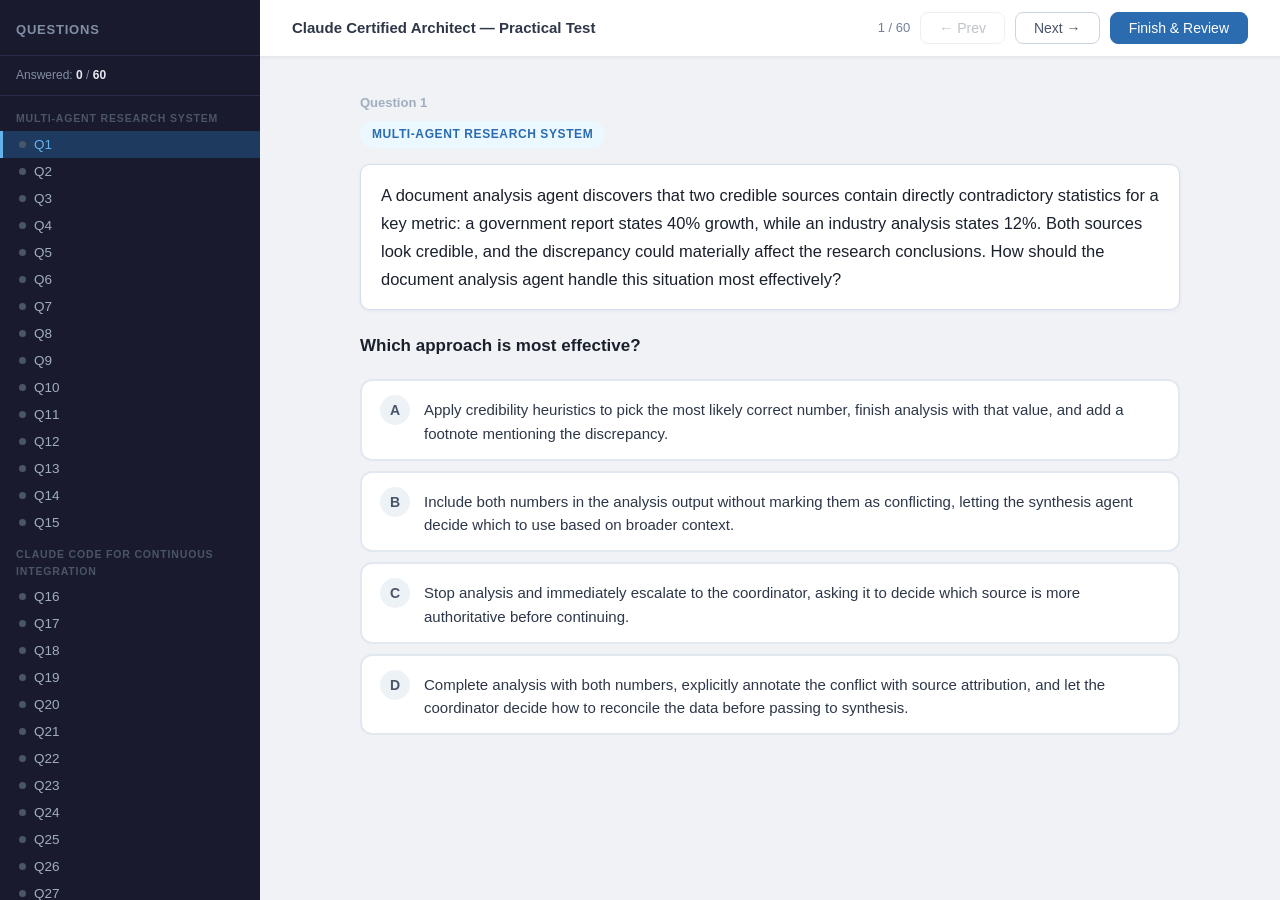
<file: git-host-practice/index.html>
<!doctype html>
<html lang="en">
  <head>
    <meta charset="UTF-8" />
    <meta name="viewport" content="width=device-width, initial-scale=1.0" />
    <title>Claude Certified Architect — Practical Test</title>
    <style>
      *,
      *::before,
      *::after {
        box-sizing: border-box;
        margin: 0;
        padding: 0;
      }

      body {
        font-family:
          -apple-system, BlinkMacSystemFont, "Segoe UI", Roboto, sans-serif;
        font-size: 16px;
        line-height: 1.6;
        background: #f0f2f5;
        color: #1a1a2e;
        min-height: 100vh;
      }

      .shell {
        display: flex;
        height: 100vh;
        overflow: hidden;
      }

      /* Sidebar */
      .sidebar {
        width: 260px;
        min-width: 260px;
        background: #1a1a2e;
        color: #cdd3de;
        display: flex;
        flex-direction: column;
        overflow: hidden;
      }
      .sidebar-header {
        padding: 20px 16px 14px;
        font-size: 13px;
        font-weight: 700;
        letter-spacing: 0.06em;
        text-transform: uppercase;
        color: #7f8fa6;
        border-bottom: 1px solid #2c2c4a;
        flex-shrink: 0;
      }
      .sidebar-progress {
        padding: 10px 16px;
        font-size: 12px;
        color: #7f8fa6;
        border-bottom: 1px solid #2c2c4a;
        flex-shrink: 0;
      }
      .sidebar-progress span {
        color: #e2e8f0;
        font-weight: 600;
      }
      .sidebar-scroll {
        overflow-y: auto;
        flex: 1;
        padding: 8px 0;
      }
      .sidebar-scroll::-webkit-scrollbar {
        width: 4px;
      }
      .sidebar-scroll::-webkit-scrollbar-thumb {
        background: #2c2c4a;
        border-radius: 2px;
      }

      .scenario-group {
        margin-bottom: 4px;
      }
      .scenario-label {
        padding: 6px 16px 4px;
        font-size: 10.5px;
        font-weight: 700;
        letter-spacing: 0.08em;
        text-transform: uppercase;
        color: #4a5568;
      }
      .q-btn {
        display: flex;
        align-items: center;
        gap: 8px;
        width: 100%;
        padding: 6px 16px;
        background: none;
        border: none;
        cursor: pointer;
        font-size: 13.5px;
        color: #a0aec0;
        text-align: left;
        transition:
          background 0.15s,
          color 0.15s;
        border-left: 3px solid transparent;
      }
      .q-btn:hover {
        background: #242447;
        color: #e2e8f0;
      }
      .q-btn.active {
        background: #1e3a5f;
        color: #63b3ed;
        border-left-color: #63b3ed;
      }
      .q-btn.answered-correct {
        color: #68d391;
      }
      .q-btn.answered-correct .q-dot {
        background: #68d391;
      }
      .q-btn.answered-wrong {
        color: #fc8181;
      }
      .q-btn.answered-wrong .q-dot {
        background: #fc8181;
      }
      .q-dot {
        width: 7px;
        height: 7px;
        border-radius: 50%;
        background: #4a5568;
        flex-shrink: 0;
        transition: background 0.2s;
      }

      /* Main */
      .main {
        flex: 1;
        display: flex;
        flex-direction: column;
        overflow: hidden;
      }
      .topbar {
        background: #fff;
        border-bottom: 1px solid #e2e8f0;
        padding: 12px 32px;
        display: flex;
        align-items: center;
        justify-content: space-between;
        flex-shrink: 0;
        box-shadow: 0 1px 3px rgba(0, 0, 0, 0.06);
      }
      .topbar-title {
        font-size: 15px;
        font-weight: 600;
        color: #2d3748;
      }
      .topbar-nav {
        display: flex;
        gap: 10px;
        align-items: center;
      }
      .nav-btn {
        padding: 7px 18px;
        border-radius: 8px;
        border: 1.5px solid #cbd5e0;
        background: #fff;
        font-size: 14px;
        cursor: pointer;
        color: #4a5568;
        font-weight: 500;
        transition: all 0.15s;
      }
      .nav-btn:hover {
        background: #edf2f7;
        border-color: #a0aec0;
      }
      .nav-btn:disabled {
        opacity: 0.35;
        cursor: default;
      }
      .nav-btn.finish {
        background: #2b6cb0;
        color: #fff;
        border-color: #2b6cb0;
      }
      .nav-btn.finish:hover {
        background: #2c5282;
      }
      .q-counter {
        font-size: 13px;
        color: #718096;
        font-weight: 500;
      }

      .content {
        flex: 1;
        overflow-y: auto;
        padding: 36px 48px;
      }
      .content::-webkit-scrollbar {
        width: 6px;
      }
      .content::-webkit-scrollbar-thumb {
        background: #cbd5e0;
        border-radius: 3px;
      }

      /* Question card */
      .q-card {
        max-width: 820px;
        margin: 0 auto;
      }
      .q-scenario {
        display: inline-block;
        background: #ebf8ff;
        color: #2b6cb0;
        font-size: 12px;
        font-weight: 700;
        letter-spacing: 0.05em;
        text-transform: uppercase;
        padding: 4px 12px;
        border-radius: 20px;
        margin-bottom: 16px;
      }
      .q-number {
        font-size: 13px;
        color: #a0aec0;
        margin-bottom: 6px;
        font-weight: 600;
      }
      .q-situation {
        font-size: 16.5px;
        color: #1a202c;
        font-weight: 500;
        line-height: 1.7;
        background: #fff;
        border: 1.5px solid #d0dff0;
        border-radius: 10px;
        padding: 16px 20px;
        box-shadow: 0 1px 4px rgba(0, 0, 0, 0.06);
        margin-bottom: 22px;
      }
      .q-situation code,
      .opt-text code,
      .explanation code {
        background: #e2e8f0;
        padding: 1px 5px;
        border-radius: 4px;
        font-family: "SF Mono", Menlo, Monaco, monospace;
        font-size: 13.5px;
        color: #2d3748;
      }
      .explanation code {
        background: #feebc8;
      }
      .q-prompt {
        font-size: 17px;
        font-weight: 700;
        color: #1a202c;
        margin-bottom: 20px;
      }

      /* Options */
      .options {
        display: flex;
        flex-direction: column;
        gap: 10px;
        margin-bottom: 24px;
      }
      .option {
        display: flex;
        align-items: flex-start;
        gap: 14px;
        padding: 14px 18px;
        border: 2px solid #e2e8f0;
        border-radius: 12px;
        cursor: pointer;
        background: #fff;
        transition:
          border-color 0.15s,
          background 0.15s,
          transform 0.1s;
      }
      .option:hover:not(.locked) {
        border-color: #90cdf4;
        background: #ebf8ff;
        transform: translateX(2px);
      }
      .option.locked {
        cursor: default;
      }
      .opt-letter {
        width: 30px;
        height: 30px;
        min-width: 30px;
        border-radius: 50%;
        background: #edf2f7;
        display: flex;
        align-items: center;
        justify-content: center;
        font-weight: 700;
        font-size: 14px;
        color: #4a5568;
        transition:
          background 0.2s,
          color 0.2s;
        flex-shrink: 0;
      }
      .opt-text {
        font-size: 15px;
        color: #2d3748;
        line-height: 1.55;
        padding-top: 3px;
      }

      .option.correct {
        border-color: #48bb78;
        background: #f0fff4;
      }
      .option.correct .opt-letter {
        background: #48bb78;
        color: #fff;
      }
      .option.wrong {
        border-color: #fc8181;
        background: #fff5f5;
      }
      .option.wrong .opt-letter {
        background: #fc8181;
        color: #fff;
      }
      .option.dimmed {
        opacity: 0.55;
      }

      /* Explanation */
      .explanation {
        margin-top: 4px;
        padding: 14px 18px;
        background: #fffbeb;
        border-left: 4px solid #f6ad55;
        border-radius: 0 10px 10px 0;
        font-size: 14.5px;
        color: #744210;
        line-height: 1.65;
        display: none;
      }
      .explanation.show {
        display: block;
      }
      .explanation strong {
        color: #744210;
      }

      /* Summary */
      .summary {
        max-width: 820px;
        margin: 0 auto;
        display: none;
      }
      .summary.show {
        display: block;
      }
      .summary h1 {
        font-size: 26px;
        font-weight: 800;
        color: #1a202c;
        margin-bottom: 6px;
      }
      .summary-subtitle {
        color: #718096;
        font-size: 15px;
        margin-bottom: 28px;
      }
      .score-grid {
        display: grid;
        grid-template-columns: repeat(3, 1fr);
        gap: 16px;
        margin-bottom: 32px;
      }
      .score-card {
        background: #fff;
        border-radius: 14px;
        padding: 20px;
        text-align: center;
        box-shadow: 0 2px 8px rgba(0, 0, 0, 0.07);
      }
      .score-card .big {
        font-size: 38px;
        font-weight: 800;
        line-height: 1;
        margin-bottom: 6px;
      }
      .score-card .label {
        font-size: 13px;
        color: #718096;
        font-weight: 600;
        text-transform: uppercase;
        letter-spacing: 0.05em;
      }
      .score-card.total .big {
        color: #2b6cb0;
      }
      .score-card.correct-c .big {
        color: #38a169;
      }
      .score-card.wrong-c .big {
        color: #e53e3e;
      }

      .section-title {
        font-size: 18px;
        font-weight: 700;
        color: #2d3748;
        margin-bottom: 12px;
        padding-bottom: 6px;
        border-bottom: 2px solid #e2e8f0;
      }
      .group-block {
        background: #fff;
        border-radius: 12px;
        padding: 18px 20px;
        margin-bottom: 16px;
        box-shadow: 0 1px 4px rgba(0, 0, 0, 0.06);
      }
      .group-title {
        font-size: 15px;
        font-weight: 700;
        color: #2d3748;
        margin-bottom: 12px;
        display: flex;
        align-items: center;
        gap: 10px;
      }
      .group-badge {
        font-size: 11px;
        padding: 2px 10px;
        border-radius: 20px;
        font-weight: 700;
        background: #fff5f5;
        color: #c53030;
      }
      .wrong-item {
        display: flex;
        gap: 10px;
        align-items: flex-start;
        padding: 12px 0;
        border-bottom: 1px solid #f0f0f0;
        font-size: 14px;
        color: #4a5568;
      }
      .wrong-item:last-child {
        border-bottom: none;
      }
      .wrong-item .wi-n {
        min-width: 32px;
        font-weight: 700;
        color: #a0aec0;
        font-size: 12px;
        padding-top: 2px;
      }
      .wrong-item .wi-q {
        flex: 1;
      }
      .wrong-item .wi-situation {
        font-size: 13.5px;
        color: #2d3748;
        font-weight: 500;
        margin-bottom: 4px;
        line-height: 1.5;
      }
      .wrong-item .wi-situation code {
        background: #e2e8f0;
        padding: 1px 4px;
        border-radius: 3px;
        font-family: "SF Mono", Menlo, Monaco, monospace;
        font-size: 12.5px;
      }
      .wrong-item .wi-prompt {
        font-size: 13px;
        color: #718096;
        font-style: italic;
        margin-bottom: 4px;
      }
      .wrong-item .wi-ans {
        font-size: 12px;
        margin-top: 3px;
        color: #718096;
      }
      .wi-wrong-tag {
        color: #e53e3e;
        font-weight: 700;
      }
      .wi-correct-tag {
        color: #38a169;
        font-weight: 700;
      }

      .restart-btn {
        margin-top: 28px;
        padding: 12px 32px;
        background: #2b6cb0;
        color: #fff;
        border: none;
        border-radius: 10px;
        font-size: 15px;
        font-weight: 700;
        cursor: pointer;
        transition: background 0.15s;
      }
      .restart-btn:hover {
        background: #2c5282;
      }

      .screen {
        display: none;
      }
      .screen.active {
        display: block;
      }
    </style>
  </head>
  <body>
    <div class="shell">
      <nav class="sidebar">
        <div class="sidebar-header">Questions</div>
        <div class="sidebar-progress">
          Answered: <span id="answeredCount">0</span> /
          <span id="totalCount">0</span>
        </div>
        <div class="sidebar-scroll" id="sidebarList"></div>
      </nav>
      <div class="main">
        <div class="topbar">
          <div class="topbar-title">
            Claude Certified Architect — Practical Test
          </div>
          <div class="topbar-nav">
            <span class="q-counter" id="qCounter"></span>
            <button
              class="nav-btn"
              id="prevBtn"
              onclick="navigate(-1)"
              disabled
            >
              &#8592; Prev
            </button>
            <button class="nav-btn" id="nextBtn" onclick="navigate(1)">
              Next &#8594;
            </button>
            <button
              class="nav-btn finish"
              id="finishBtn"
              onclick="showSummary()"
            >
              Finish &amp; Review
            </button>
          </div>
        </div>
        <div class="content">
          <div class="screen active" id="questionScreen">
            <div class="q-card" id="qCard"></div>
          </div>
          <div class="screen" id="summaryScreen">
            <div class="summary show" id="summaryContent"></div>
          </div>
        </div>
      </div>
    </div>
    <script>
      const QUESTIONS = [
        {
          n: 1,
          scenario: "Multi-agent Research System",
          situation:
            "A document analysis agent discovers that two credible sources contain directly contradictory statistics for a key metric: a government report states 40% growth, while an industry analysis states 12%. Both sources look credible, and the discrepancy could materially affect the research conclusions. How should the document analysis agent handle this situation most effectively?",
          question: "Which approach is most effective?",
          options: [
            {
              letter: "A",
              text: "Apply credibility heuristics to pick the most likely correct number, finish analysis with that value, and add a footnote mentioning the discrepancy.",
              correct: false,
            },
            {
              letter: "B",
              text: "Include both numbers in the analysis output without marking them as conflicting, letting the synthesis agent decide which to use based on broader context.",
              correct: false,
            },
            {
              letter: "C",
              text: "Stop analysis and immediately escalate to the coordinator, asking it to decide which source is more authoritative before continuing.",
              correct: false,
            },
            {
              letter: "D",
              text: "Complete analysis with both numbers, explicitly annotate the conflict with source attribution, and let the coordinator decide how to reconcile the data before passing to synthesis.",
              correct: true,
            },
          ],
          correct: "D",
          explanation:
            "This approach preserves separation of responsibilities: the analysis agent completes its core work without blocking, preserves both conflicting values with clear attribution, and correctly passes reconciliation to the coordinator, which has broader context.",
          global_n: 1,
        },
        {
          n: 2,
          scenario: "Multi-agent Research System",
          situation:
            "The web-search and document-analysis agents have completed their tasks and returned results to the coordinator. What is the next step for creating an integrated research report?",
          question: "Which next step is most appropriate?",
          options: [
            {
              letter: "A",
              text: "Each agent sends its results directly to the report-writing agent, bypassing the coordinator.",
              correct: false,
            },
            {
              letter: "B",
              text: "The document analysis agent requests web-search results and merges them internally.",
              correct: false,
            },
            {
              letter: "C",
              text: "The coordinator passes both sets of results to the synthesis agent for a unified integration.",
              correct: true,
            },
            {
              letter: "D",
              text: "The coordinator concatenates the raw outputs from both agents and returns them as the final result.",
              correct: false,
            },
          ],
          correct: "C",
          explanation:
            "In a coordinator–subagent architecture, the coordinator forwards both result sets to the synthesis agent for centralized integration, preserving control and ensuring high-quality merging.",
          global_n: 2,
        },
        {
          n: 3,
          scenario: "Multi-agent Research System",
          situation:
            "A document analysis subagent frequently fails when processing PDF files: some have corrupted sections that trigger parsing exceptions, others are password-protected, and sometimes the parsing library hangs on large files. Currently, any exception immediately terminates the subagent and returns an error to the coordinator, which must decide whether to retry, skip, or fail the whole task. This causes excessive coordinator involvement in routine error handling. What architectural improvement is most effective?",
          question: "Which improvement is most effective?",
          options: [
            {
              letter: "A",
              text: "Create a dedicated error-handling agent that monitors all failures via a shared queue and decides recovery actions, sending restart commands directly to subagents.",
              correct: false,
            },
            {
              letter: "B",
              text: "Configure the subagent to always return partial results with a success status, embedding error details in metadata; the coordinator treats all responses as successful.",
              correct: false,
            },
            {
              letter: "C",
              text: "Make the coordinator validate all documents before sending them to the subagent, rejecting documents that might cause failures.",
              correct: false,
            },
            {
              letter: "D",
              text: "Implement local recovery in the subagent for transient failures and escalate to the coordinator only errors it cannot resolve, including attempted steps and partial results.",
              correct: true,
            },
          ],
          correct: "D",
          explanation:
            "Handle errors at the lowest level capable of resolving them. Local recovery reduces coordinator workload while still escalating truly unrecoverable issues with full context and partial progress.",
          global_n: 3,
        },
        {
          n: 4,
          scenario: "Multi-agent Research System",
          situation:
            "After running the system on “AI impact on creative industries,” you observe that every subagent completes successfully: the web-search agent finds relevant articles, the document analysis agent summarizes them correctly, and the synthesis agent produces coherent text. However, final reports cover only visual art and completely miss music, literature, and film. In the coordinator logs, you see it decomposed the topic into three subtasks: “AI in digital art,” “AI in graphic design,” and “AI in photography.” What is the most likely root cause?",
          question: "What is the most likely root cause?",
          options: [
            {
              letter: "A",
              text: "The synthesis agent lacks instructions to detect coverage gaps.",
              correct: false,
            },
            {
              letter: "B",
              text: "The document analysis agent filters out non-visual sources due to overly strict relevance criteria.",
              correct: false,
            },
            {
              letter: "C",
              text: "The coordinator’s task decomposition is too narrow, assigning subagents work that does not cover all relevant areas.",
              correct: true,
            },
            {
              letter: "D",
              text: "The web-search agent’s queries are insufficient and should be broadened to cover more sectors.",
              correct: false,
            },
          ],
          correct: "C",
          explanation:
            "The coordinator decomposed a broad topic only into visual-art subtasks, missing music, literature, and film entirely. Since subagents executed their assignments correctly, the narrow decomposition is the obvious root cause.",
          global_n: 4,
        },
        {
          n: 5,
          scenario: "Multi-agent Research System",
          situation:
            "The web-search subagent returns results for only 3 of 5 requested source categories (competitor sites and industry reports succeed, but news archives and social feeds time out). The document analysis subagent successfully processes all provided documents. The synthesis subagent must produce a summary from mixed-quality upstream inputs. Which error-propagation strategy is most effective?",
          question: "Which error-propagation strategy is most effective?",
          options: [
            {
              letter: "A",
              text: "Continue synthesis using only successful sources and produce an output without mentioning which data was unavailable.",
              correct: false,
            },
            {
              letter: "B",
              text: "The synthesis subagent returns an error to the coordinator, triggering a full retry or task failure due to incomplete data.",
              correct: false,
            },
            {
              letter: "C",
              text: "The synthesis subagent asks the coordinator to retry timed-out sources with a longer timeout before starting synthesis.",
              correct: false,
            },
            {
              letter: "D",
              text: "Structure the synthesis output with coverage annotations that indicate which conclusions are well-supported and where gaps exist due to unavailable sources.",
              correct: true,
            },
          ],
          correct: "D",
          explanation:
            "Coverage annotations implement graceful degradation with transparency, preserving value from completed work while propagating uncertainty to enable informed decisions about confidence.",
          global_n: 5,
        },
        {
          n: 6,
          scenario: "Multi-agent Research System",
          situation:
            "The document analysis subagent encounters a corrupted PDF file that it cannot parse. When designing the system’s error handling, what is the most effective way to handle this failure?",
          question: "Which approach is most effective?",
          options: [
            {
              letter: "A",
              text: "Return an error with context to the coordinator agent, allowing it to decide how to proceed.",
              correct: true,
            },
            {
              letter: "B",
              text: "Silently skip the corrupted document and continue processing the remaining files to avoid interrupting the workflow.",
              correct: false,
            },
            {
              letter: "C",
              text: "Automatically retry parsing the document three times with exponential backoff before reporting a failure.",
              correct: false,
            },
            {
              letter: "D",
              text: "Throw an exception that terminates the entire research workflow.",
              correct: false,
            },
          ],
          correct: "A",
          explanation:
            "Returning an error with context to the coordinator is the most effective approach because it lets the coordinator make an informed decision—skip the file, try an alternative parsing method, or notify the user—while maintaining visibility into the failure.",
          global_n: 6,
        },
        {
          n: 7,
          scenario: "Multi-agent Research System",
          situation:
            "Production logs show a persistent pattern: requests like “analyze the uploaded quarterly report” are routed to the web-search agent 45% of the time instead of the document analysis agent. Reviewing tool definitions, you find that the web-search agent has a tool `analyze_content` described as “analyzes content and extracts key information,” while the document analysis agent has a tool `analyze_document` described as “analyzes documents and extracts key information.” How should you fix the misrouting problem?",
          question: "How should you fix the misrouting problem?",
          options: [
            {
              letter: "A",
              text: "Add a pre-routing classifier that detects whether the user refers to uploaded files or web content before the coordinator decides on delegation.",
              correct: false,
            },
            {
              letter: "B",
              text: "Rename the web-search tool to `extract_web_results` and update its description to “processes and returns information retrieved from web search and URLs.”",
              correct: true,
            },
            {
              letter: "C",
              text: "Add few-shot examples to the coordinator prompt showing correct routing: “User uploads a quarterly report → document analysis agent” and “User asks about a web page → web-search agent.”",
              correct: false,
            },
            {
              letter: "D",
              text: "Expand the document analysis tool description with usage examples like “Use for uploaded PDFs, Word docs, and spreadsheets,” leaving the web-search tool unchanged.",
              correct: false,
            },
          ],
          correct: "B",
          explanation:
            "Renaming the web-search tool to `extract_web_results` and updating its description to explicitly reference web search and URLs directly removes the root cause by eliminating semantic overlap between the two tool names and descriptions. This makes each tool’s purpose unambiguous, enabling the coordinator to reliably distinguish document analysis from web search.",
          global_n: 7,
        },
        {
          n: 8,
          scenario: "Multi-agent Research System",
          situation:
            "A colleague proposes that the document analysis agent should send its results directly to the synthesis agent, bypassing the coordinator. What is the main advantage of keeping the coordinator as the central hub for all communication between subagents?",
          question:
            "What is the main advantage of keeping the coordinator as the central hub?",
          options: [
            {
              letter: "A",
              text: "The coordinator can observe all interactions, handle errors uniformly, and decide what information each subagent should receive.",
              correct: true,
            },
            {
              letter: "B",
              text: "The coordinator batches multiple requests to subagents, reducing total API calls and overall latency.",
              correct: false,
            },
            {
              letter: "C",
              text: "Routing through the coordinator enables automatic retry logic that direct inter-agent calls cannot support.",
              correct: false,
            },
            {
              letter: "D",
              text: "Subagents use isolated memory, and direct communication would require complex serialization that only the coordinator can perform.",
              correct: false,
            },
          ],
          correct: "A",
          explanation:
            "The coordinator pattern provides centralized visibility into all interactions, uniform error handling across the system, and fine-grained control over what information each subagent receives—these are the primary advantages of a star-shaped communication topology.",
          global_n: 8,
        },
        {
          n: 9,
          scenario: "Multi-agent Research System",
          situation:
            "The web-search subagent times out while researching a complex topic. You need to design how information about this failure is returned to the coordinator. Which error-propagation approach best enables intelligent recovery?",
          question:
            "Which error-propagation approach best enables intelligent recovery?",
          options: [
            {
              letter: "A",
              text: "Return structured error context to the coordinator including the failure type, the query executed, any partial results, and potential alternative approaches.",
              correct: true,
            },
            {
              letter: "B",
              text: "Catch the timeout within the subagent and return an empty result set marked as successful.",
              correct: false,
            },
            {
              letter: "C",
              text: "Implement automatic exponential-backoff retries inside the subagent, only returning a generic “search unavailable” status after exhausting retries.",
              correct: false,
            },
            {
              letter: "D",
              text: "Propagate the timeout exception directly to the top-level handler, terminating the entire research workflow.",
              correct: false,
            },
          ],
          correct: "A",
          explanation:
            "Returning structured error context—including failure type, executed query, partial results, and alternative approaches—gives the coordinator everything needed to make intelligent recovery decisions (e.g., retry with a modified query or continue with partial results). It preserves maximum context for informed coordination-level decision-making.",
          global_n: 9,
        },
        {
          n: 10,
          scenario: "Multi-agent Research System",
          situation:
            "In your system design, you gave the document analysis agent access to a general-purpose tool `fetch_url` so it could download documents by URL. Production logs show this agent now frequently downloads search engine results pages to perform ad hoc web search—behavior that should be routed through the web-search agent—causing inconsistent results. Which fix is most effective?",
          question: "Which fix is most effective?",
          options: [
            {
              letter: "A",
              text: "Replace `fetch_url` with a `load_document` tool that validates that URLs point to document formats.",
              correct: true,
            },
            {
              letter: "B",
              text: "Remove `fetch_url` from the document analysis agent and route all URL fetching through the coordinator to the web-search agent.",
              correct: false,
            },
            {
              letter: "C",
              text: "Implement filtering that blocks `fetch_url` calls to known search engine domains while allowing other URLs.",
              correct: false,
            },
            {
              letter: "D",
              text: "Add instructions to the document analysis agent prompt that `fetch_url` should only be used to download document URLs, not to search.",
              correct: false,
            },
          ],
          correct: "A",
          explanation:
            "Replacing a general-purpose tool with a document-specific tool that validates URLs against document formats fixes the root cause by constraining capability at the interface level. This follows the principle of least privilege, making undesired search behavior impossible rather than merely discouraged.",
          global_n: 10,
        },
        {
          n: 11,
          scenario: "Multi-agent Research System",
          situation:
            "While researching a broad topic, you observe that the web-search agent and the document analysis agent investigate the same subtopics, leading to substantial duplication in their outputs. Token usage nearly doubles without a proportional increase in research breadth or depth. What is the most effective way to address this?",
          question: "What is the most effective way to address this?",
          options: [
            {
              letter: "A",
              text: "Allow both agents to finish in parallel, then have the coordinator deduplicate overlapping results before passing them to the synthesis agent.",
              correct: false,
            },
            {
              letter: "B",
              text: "The coordinator explicitly partitions the research space before delegating, assigning each agent distinct subtopics or source types.",
              correct: true,
            },
            {
              letter: "C",
              text: "Implement a shared-state mechanism where agents log their current focus area so other agents can dynamically avoid duplication during execution.",
              correct: false,
            },
            {
              letter: "D",
              text: "Switch to sequential execution where document analysis runs only after web search completes, using web-search results as context to avoid duplication.",
              correct: false,
            },
          ],
          correct: "B",
          explanation:
            "Having the coordinator explicitly partition the research space before delegating is most effective because it addresses the root cause—unclear task boundaries—before any work begins. It preserves parallelism while preventing duplicated effort and wasted tokens.",
          global_n: 11,
        },
        {
          n: 12,
          scenario: "Multi-agent Research System",
          situation:
            "During research, the web-search subagent queries three source categories with different outcomes: academic databases return 15 relevant papers, industry reports return “0 results,” and patent databases return “Connection timeout.” When designing error propagation to the coordinator, which approach enables the best recovery decisions?",
          question: "Which approach enables the best recovery decisions?",
          options: [
            {
              letter: "A",
              text: "Aggregate the results into a single success-percentage metric (e.g., “67% source coverage”) with detailed logs available on demand.",
              correct: false,
            },
            {
              letter: "B",
              text: "Report both “timeout” and “0 results” as failures requiring coordinator intervention.",
              correct: false,
            },
            {
              letter: "C",
              text: "Retry transient failures internally and report only persistent errors.",
              correct: false,
            },
            {
              letter: "D",
              text: "Distinguish access failures (timeout) that require a retry decision from valid empty results (“0 results”) that represent successful queries.",
              correct: true,
            },
          ],
          correct: "D",
          explanation:
            "A timeout (access failure) and “0 results” (valid empty result) are semantically different outcomes requiring different responses. Distinguishing them allows the coordinator to retry the patent database while accepting the industry reports “0 results” as a valid, informative finding.",
          global_n: 12,
        },
        {
          n: 13,
          scenario: "Multi-agent Research System",
          situation:
            "Production monitoring shows inconsistent synthesis quality. When aggregated results are ~75K tokens, the synthesis agent reliably cites information from the first 15K tokens (web-search headlines/snippets) and the last 10K tokens (document analysis conclusions), but often misses critical findings in the middle 50K tokens—even when they directly answer the research question. How should you restructure the aggregated input?",
          question: "How should you restructure the aggregated input?",
          options: [
            {
              letter: "A",
              text: "Summarize all subagent outputs to under 20K tokens before aggregation to keep content within the model’s reliable processing range.",
              correct: false,
            },
            {
              letter: "B",
              text: "Stream subagent results to the synthesis agent incrementally, processing web-search results first to completion, then adding document analysis results.",
              correct: false,
            },
            {
              letter: "C",
              text: "Place a key-findings summary at the start of the aggregated input and organize detailed results with explicit section headings for easier navigation.",
              correct: true,
            },
            {
              letter: "D",
              text: "Implement rotation that alternates which subagent’s results appear first across research tasks to ensure both sources get equal top positioning over time.",
              correct: false,
            },
          ],
          correct: "C",
          explanation:
            "Putting a key-findings summary at the start leverages primacy effects so critical information sits in the most reliably processed position. Adding explicit section headings throughout helps the model navigate and attend to mid-input content, directly mitigating the “lost in the middle” phenomenon.",
          global_n: 13,
        },
        {
          n: 14,
          scenario: "Multi-agent Research System",
          situation:
            "In testing, the combined output of the web-search agent (85K tokens including page content) and the document analysis agent (70K tokens including chains of thought) totals 155K tokens, but the synthesis agent performs best with inputs under 50K tokens. Which solution is most effective?",
          question: "Which solution is most effective?",
          options: [
            {
              letter: "A",
              text: "Modify upstream agents to return structured data (key facts, quotes, relevance scores) instead of verbose content and reasoning.",
              correct: true,
            },
            {
              letter: "B",
              text: "Add an intermediate summarization agent that condenses findings before passing them to synthesis.",
              correct: false,
            },
            {
              letter: "C",
              text: "Have the synthesis agent process findings in sequential batches, maintaining state between calls.",
              correct: false,
            },
            {
              letter: "D",
              text: "Store findings in a vector database and give the synthesis agent search tools to query during its work.",
              correct: false,
            },
          ],
          correct: "A",
          explanation:
            "Modifying upstream agents to return structured data fixes the root cause by reducing token volume at the source while preserving essential information. It avoids passing bulky page content and reasoning traces that inflate tokens without improving the synthesis step.",
          global_n: 14,
        },
        {
          n: 15,
          scenario: "Multi-agent Research System",
          situation:
            "In testing, you observe that the synthesis agent often needs to verify specific claims while merging results. Currently, when verification is needed, the synthesis agent returns control to the coordinator, which calls the web-search agent and then re-invokes synthesis with the results. This adds 2–3 extra loops per task and increases latency by 40%. Your assessment shows 85% of these verifications are simple fact checks (dates, names, stats) and 15% require deeper research. Which approach most effectively reduces overhead while preserving system reliability?",
          question: "Which approach is most effective?",
          options: [
            {
              letter: "A",
              text: "Give the synthesis agent access to all web-search tools so it can handle any verification need directly without coordinator loops.",
              correct: false,
            },
            {
              letter: "B",
              text: "Have the synthesis agent accumulate all verification needs and return them as a batch to the coordinator at the end, which then sends them all to the web-search agent at once.",
              correct: false,
            },
            {
              letter: "C",
              text: "Have the web-search agent proactively cache extra context around each source during initial research in anticipation of synthesis needing verification.",
              correct: false,
            },
            {
              letter: "D",
              text: "Give the synthesis agent a limited-scope `verify_fact` tool for simple checks, while routing complex verifications through the coordinator to the web-search agent.",
              correct: true,
            },
          ],
          correct: "D",
          explanation:
            "A limited-scope fact-verification tool lets the synthesis agent handle 85% of simple checks directly, eliminating most loops, while preserving the coordinator delegation path for the 15% of complex verifications. This applies least privilege while significantly reducing latency.",
          global_n: 15,
        },
        {
          n: 16,
          scenario: "Claude Code for Continuous Integration",
          situation:
            "Your CI pipeline runs the Claude Code CLI (in `--print` mode) using CLAUDE.md to provide project context for code review, and developers generally find the reviews substantive. However, they report that integrating findings into the workflow is difficult—Claude outputs narrative paragraphs that must be manually copied into PR comments. The team wants to automatically post each finding as a separate inline PR comment at the relevant place in code, which requires structured data with file path, line number, severity level, and suggested fix. Which approach is most effective?",
          question: "Which approach is most effective?",
          options: [
            {
              letter: "A",
              text: "Add an “Output Format for Review” section to CLAUDE.md with examples of structured findings so Claude learns the expected format from project context.",
              correct: false,
            },
            {
              letter: "B",
              text: "Use the CLI flags `--output-format json` and `--json-schema` to enforce structured findings, then parse the output to post inline comments via the GitHub API.",
              correct: true,
            },
            {
              letter: "C",
              text: "Include explicit formatting instructions in the review prompt requiring each finding to follow a parseable template like `[FILE:path] [LINE:n] [SEVERITY:level] ...`.",
              correct: false,
            },
            {
              letter: "D",
              text: "Keep narrative review format but add a summarization step that uses Claude to generate a structured JSON summary of findings.",
              correct: false,
            },
          ],
          correct: "B",
          explanation:
            "Using `--output-format json` with `--json-schema` enforces structured output at the CLI level, guaranteeing well-formed JSON with the required fields (file path, line number, severity, suggested fix) that can be reliably parsed and posted as inline PR comments via the GitHub API. It leverages built-in CLI capabilities designed specifically for structured output.",
          global_n: 16,
        },
        {
          n: 17,
          scenario: "Claude Code for Continuous Integration",
          situation:
            "Your team uses Claude Code for generating code suggestions, but you notice a pattern: non-obvious issues—performance optimizations that break edge cases, cleanups that unexpectedly change behavior—are only caught when another team member reviews the PR. Claude’s reasoning during generation shows it considered these cases but concluded its approach was correct. Which approach directly addresses the root cause of this self-check limitation?",
          question: "Which approach directly addresses the root cause?",
          options: [
            {
              letter: "A",
              text: "Run a second independent instance of Claude Code to review the changes without access to the generator’s reasoning.",
              correct: true,
            },
            {
              letter: "B",
              text: "Enable extended thinking mode for the generation stage to allow more thorough deliberation before producing suggestions.",
              correct: false,
            },
            {
              letter: "C",
              text: "Add explicit self-review instructions to the generation prompt asking Claude to critique its own suggestions before finalizing output.",
              correct: false,
            },
            {
              letter: "D",
              text: "Include full test files and documentation in prompt context so Claude better understands expected behavior during generation.",
              correct: false,
            },
          ],
          correct: "A",
          explanation:
            "A second independent Claude Code instance without access to the generator’s reasoning directly addresses the root cause by avoiding confirmation bias. This “fresh eyes” perspective mirrors human peer review, where another reviewer catches issues the author rationalized.",
          global_n: 17,
        },
        {
          n: 18,
          scenario: "Claude Code for Continuous Integration",
          situation:
            "Your code review component is iterative: Claude analyzes the changed file, then may request related files (imports, base classes, tests) via tool calls to understand context before providing final feedback. Your application defines a tool that lets Claude request file contents; Claude calls the tool, gets results, and continues analysis. You’re evaluating batch processing to reduce API cost. What is the primary technical limitation when considering batch processing for this workflow?",
          question: "What is the primary technical limitation?",
          options: [
            {
              letter: "A",
              text: "Batch processing does not include correlation IDs to map outputs back to input requests.",
              correct: false,
            },
            {
              letter: "B",
              text: "The asynchronous model cannot execute tools mid-request and return results for Claude to continue analysis.",
              correct: true,
            },
            {
              letter: "C",
              text: "The Batch API does not support tool definitions in request parameters.",
              correct: false,
            },
            {
              letter: "D",
              text: "The batch processing latency of up to 24 hours is too slow for pull request feedback, although the workflow would otherwise function.",
              correct: false,
            },
          ],
          correct: "B",
          explanation:
            "A “fire-and-forget” asynchronous Batch API model has no mechanism to intercept a tool call during a request, execute the tool, and return results for Claude to continue analysis. This is fundamentally incompatible with iterative tool-calling workflows that require multiple tool request/response rounds within a single logical interaction.",
          global_n: 18,
        },
        {
          n: 19,
          scenario: "Claude Code for Continuous Integration",
          situation:
            "Your CI/CD system runs three Claude-based analyses: (1) fast style checks on every PR that block merging until completion, (2) comprehensive weekly security audits of the entire codebase, and (3) nightly test-case generation for recently changed modules. The Message Batches API offers 50% savings but processing can take up to 24 hours. You want to optimize API cost while maintaining an acceptable developer experience. Which combination correctly matches each task to an API approach?",
          question: "Which combination is correct?",
          options: [
            {
              letter: "A",
              text: "Use the Message Batches API for all three tasks to maximize 50% savings, configuring the pipeline to poll for batch completion.",
              correct: false,
            },
            {
              letter: "B",
              text: "Use synchronous calls for PR style checks; use the Message Batches API for weekly security audits and nightly test generation.",
              correct: true,
            },
            {
              letter: "C",
              text: "Use synchronous calls for all three tasks for consistent response times, relying on prompt caching to reduce costs across workloads.",
              correct: false,
            },
            {
              letter: "D",
              text: "Use synchronous calls for PR style checks and nightly test generation; use the Message Batches API only for weekly security audits.",
              correct: false,
            },
          ],
          correct: "B",
          explanation:
            "PR style checks block developers and require immediate responses via synchronous calls, while weekly security audits and nightly test generation are scheduled tasks with flexible deadlines that can tolerate up to a 24-hour batch window—capturing 50% savings for both.",
          global_n: 19,
        },
        {
          n: 20,
          scenario: "Claude Code for Continuous Integration",
          situation:
            "Your automated reviews find real issues, but developers report the feedback is not actionable. Findings include phrases like “complex ticket routing logic” or “potential null pointer” without specifying what exactly to change. When you add detailed instructions like “always include concrete fix suggestions,” the model still produces inconsistent output—sometimes detailed, sometimes vague. Which prompting technique most reliably produces consistently actionable feedback?",
          question: "Which prompting technique is most reliable?",
          options: [
            {
              letter: "A",
              text: "Further refine instructions with more explicit requirements for each part of the feedback format (location, issue, severity, proposed fix).",
              correct: false,
            },
            {
              letter: "B",
              text: "Expand the context window to include more surrounding codebase so the model has enough information to propose concrete fixes.",
              correct: false,
            },
            {
              letter: "C",
              text: "Implement a two-pass approach where one prompt identifies issues and a second generates fixes, allowing specialization.",
              correct: false,
            },
            {
              letter: "D",
              text: "Add 3–4 few-shot examples showing the exact required format: identified issue, location in code, concrete fix suggestion.",
              correct: true,
            },
          ],
          correct: "D",
          explanation:
            "Few-shot examples are the most effective technique for achieving consistent output format when instructions alone produce variable results. Providing 3–4 examples that show the exact desired structure (issue, location, concrete fix) gives the model a concrete pattern to follow, which is more reliable than abstract instructions.",
          global_n: 20,
        },
        {
          n: 21,
          scenario: "Claude Code for Continuous Integration",
          situation:
            "Your CI pipeline includes two Claude-based code review modes: a pre-merge-commit hook that blocks PR merge until completion, and a “deep analysis” that runs overnight, polls for batch completion, and posts detailed suggestions to the PR. You want to reduce API cost using the Message Batches API, which offers 50% savings but requires polling and can take up to 24 hours. Which mode should use batch processing?",
          question: "Which mode should use batch processing?",
          options: [
            {
              letter: "A",
              text: "Only the pre-merge-commit hook.",
              correct: false,
            },
            { letter: "B", text: "Only the deep analysis.", correct: true },
            { letter: "C", text: "Both modes.", correct: false },
            { letter: "D", text: "Neither mode.", correct: false },
          ],
          correct: "B",
          explanation:
            "Deep analysis is an ideal candidate for batch processing because it already runs overnight, tolerates delay, and uses a polling model before publishing results—matching the asynchronous, polling-based architecture of the Message Batches API while capturing 50% savings.",
          global_n: 21,
        },
        {
          n: 22,
          scenario: "Claude Code for Continuous Integration",
          situation:
            "Your automated review analyzes comments and docstrings. The current prompt instructs Claude to “check that comments are accurate and up to date.” Findings often flag acceptable patterns (TODO markers, simple descriptions) while missing comments describing behavior the code no longer implements. What change addresses the root cause of this inconsistent analysis?",
          question: "What change addresses the root cause?",
          options: [
            {
              letter: "A",
              text: "Include `git blame` data so Claude can identify comments that predate recent code changes.",
              correct: false,
            },
            {
              letter: "B",
              text: "Add few-shot examples of misleading comments to help the model recognize similar patterns in the codebase.",
              correct: false,
            },
            {
              letter: "C",
              text: "Filter TODO, FIXME, and descriptive comment patterns before analysis to reduce noise.",
              correct: false,
            },
            {
              letter: "D",
              text: "Specify explicit criteria: flag comments only when the behavior they claim contradicts the code’s actual behavior.",
              correct: true,
            },
          ],
          correct: "D",
          explanation:
            "Explicit criteria—flagging comments only when claimed behavior contradicts actual code behavior—directly addresses the root cause by replacing a vague instruction with a precise definition of what constitutes a problem. This reduces false positives on acceptable patterns and misses of truly misleading comments.",
          global_n: 22,
        },
        {
          n: 23,
          scenario: "Claude Code for Continuous Integration",
          situation:
            "Your automated code review system shows inconsistent severity ratings—similar issues like null pointer risks are rated “critical” in some PRs but only “medium” in others. Developer surveys show growing distrust—many start dismissing findings without reading because “half are wrong.” High-false-positive categories erode trust in accurate categories. Which approach best restores developer trust while improving the system?",
          question: "Which approach best restores developer trust?",
          options: [
            {
              letter: "A",
              text: "Temporarily disable high-false-positive categories (style, naming, documentation) and keep only high-precision categories while improving prompts.",
              correct: true,
            },
            {
              letter: "B",
              text: "Keep all categories enabled but display confidence scores with each finding so developers can decide what to investigate.",
              correct: false,
            },
            {
              letter: "C",
              text: "Keep all categories enabled and add few-shot examples to improve accuracy for each category over the next few weeks.",
              correct: false,
            },
            {
              letter: "D",
              text: "Apply a uniform strictness reduction across all categories to bring the overall false-positive rate down.",
              correct: false,
            },
          ],
          correct: "A",
          explanation:
            "Temporarily disabling high-false-positive categories immediately stops trust erosion by removing noisy findings that cause developers to dismiss everything, while preserving value from high-precision categories like security and correctness. It also creates space to improve prompts for problematic categories before re-enabling them.",
          global_n: 23,
        },
        {
          n: 24,
          scenario: "Claude Code for Continuous Integration",
          situation:
            "Your automated review generates test-case suggestions for each PR. Reviewing a PR that adds course completion tracking, Claude suggests 10 test cases, but developer feedback shows that 6 duplicate scenarios already covered by the existing test suite. What change most effectively reduces duplicate suggestions?",
          question: "What change is most effective?",
          options: [
            {
              letter: "A",
              text: "Include the existing test file in context so Claude can determine what scenarios are already covered.",
              correct: true,
            },
            {
              letter: "B",
              text: "Reduce the requested number of suggestions from 10 to 5, assuming Claude prioritizes the most valuable cases first.",
              correct: false,
            },
            {
              letter: "C",
              text: "Add instructions directing Claude to focus exclusively on edge cases and error conditions rather than success paths.",
              correct: false,
            },
            {
              letter: "D",
              text: "Implement post-processing that filters suggestions whose descriptions match existing test names via keyword overlap.",
              correct: false,
            },
          ],
          correct: "A",
          explanation:
            "Including the existing test file fixes the root cause of duplication: Claude can only avoid suggesting already-covered scenarios if it knows what tests already exist. This gives Claude the information needed to propose genuinely new, valuable tests.",
          global_n: 24,
        },
        {
          n: 25,
          scenario: "Claude Code for Continuous Integration",
          situation:
            "After an initial automated review identifies 12 findings, a developer pushes new commits to address issues. Re-running review produces 8 findings, but developers report that 5 duplicate previous comments on code that was already fixed in the new commits. What is the most effective way to eliminate this redundant feedback while maintaining thoroughness?",
          question:
            "What is the most effective way to eliminate redundant feedback?",
          options: [
            {
              letter: "A",
              text: "Run review only when the PR is created and in the final pre-merge state, skipping intermediate commits.",
              correct: false,
            },
            {
              letter: "B",
              text: "Add a post-processing filter that removes findings that match previous ones by file paths and issue descriptions before posting comments.",
              correct: false,
            },
            {
              letter: "C",
              text: "Restrict review scope to files changed in the most recent push, excluding files from earlier commits.",
              correct: false,
            },
            {
              letter: "D",
              text: "Include previous review findings in context and instruct Claude to report only new or still-unresolved issues.",
              correct: true,
            },
          ],
          correct: "D",
          explanation:
            "Including prior review findings in context lets Claude distinguish new problems from those already addressed in recent commits. This preserves review thoroughness while using Claude’s reasoning to avoid redundant feedback on fixed code.",
          global_n: 25,
        },
        {
          n: 26,
          scenario: "Claude Code for Continuous Integration",
          situation:
            'Your pipeline script runs `claude "Analyze this pull request for security issues"`, but the job hangs indefinitely. Logs show Claude Code is waiting for interactive input. What is the correct approach to run Claude Code in an automated pipeline?',
          question: "What is the correct approach?",
          options: [
            {
              letter: "A",
              text: 'Add a `--batch` flag: `claude --batch "Analyze this pull request for security issues"`.',
              correct: false,
            },
            {
              letter: "B",
              text: 'Add the `-p` flag: `claude -p "Analyze this pull request for security issues"`.',
              correct: true,
            },
            {
              letter: "C",
              text: 'Redirect stdin from `/dev/null`: `claude "Analyze this pull request for security issues" < /dev/null`.',
              correct: false,
            },
            {
              letter: "D",
              text: "Set the environment variable `CLAUDE_HEADLESS=true` before running the command.",
              correct: false,
            },
          ],
          correct: "B",
          explanation:
            "The `-p` (or `--print`) flag is the documented way to run Claude Code non-interactively. It processes the prompt, prints the result to stdout, and exits without waiting for user input—ideal for CI/CD pipelines.",
          global_n: 26,
        },
        {
          n: 27,
          scenario: "Claude Code for Continuous Integration",
          situation:
            "A pull request changes 14 files in an inventory tracking module. A single-pass review that analyzes all files together produces inconsistent results: detailed feedback on some files but shallow comments on others, missed obvious bugs, and contradictory feedback (a pattern is flagged in one file but identical code is approved in another file in the same PR). How should you restructure the review?",
          question: "How should you restructure the review?",
          options: [
            {
              letter: "A",
              text: "Run three independent full-PR review passes and flag only issues that appear in at least two of the three runs.",
              correct: false,
            },
            {
              letter: "B",
              text: "Split into focused passes: review each file individually for local issues, then run a separate integration-oriented pass to examine cross-file data flows.",
              correct: true,
            },
            {
              letter: "C",
              text: "Require developers to split large PRs into smaller submissions of 3–4 files before running automated review.",
              correct: false,
            },
            {
              letter: "D",
              text: "Switch to a larger model with a bigger context window so it can pay sufficient attention to all 14 files in one pass.",
              correct: false,
            },
          ],
          correct: "B",
          explanation:
            "Focused per-file passes address the root cause—attention dilution—by ensuring consistent depth and reliable local issue detection. A separate integration-oriented pass then covers cross-file concerns such as dependency and data-flow interactions.",
          global_n: 27,
        },
        {
          n: 28,
          scenario: "Claude Code for Continuous Integration",
          situation:
            "Your automated code review averages 15 findings per pull request, and developers report a 40% false-positive rate. The bottleneck is investigation time: developers must click into each finding to read Claude’s rationale before deciding whether to fix or dismiss it. Your CLAUDE.md already contains comprehensive rules for acceptable patterns, and stakeholders rejected any approach that filters findings before developers see them. What change best addresses investigation time?",
          question: "What change best addresses investigation time?",
          options: [
            {
              letter: "A",
              text: "Require Claude to include its rationale and confidence estimate directly in each finding.",
              correct: true,
            },
            {
              letter: "B",
              text: "Add a post-processor that analyzes finding patterns and automatically suppresses those that match historical false-positive signatures.",
              correct: false,
            },
            {
              letter: "C",
              text: "Categorize findings as “blocking issues” vs “suggestions,” with different review requirements by level.",
              correct: false,
            },
            {
              letter: "D",
              text: "Configure Claude to show only high-confidence findings, filtering uncertain flags before developers see them.",
              correct: false,
            },
          ],
          correct: "A",
          explanation:
            "Including rationale and confidence directly in each finding reduces investigation time by letting developers quickly triage without opening each finding. It satisfies the “no filtering” constraint because all findings remain visible while accelerating developer decision-making.",
          global_n: 28,
        },
        {
          n: 29,
          scenario: "Claude Code for Continuous Integration",
          situation:
            "Analysis of your automated code review shows large differences in false-positive rates by finding category: security/correctness findings have 8% false positives, performance findings 18%, style/naming findings 52%, and documentation findings 48%. Developer surveys show growing distrust—many start dismissing findings without reading because “half are wrong.” High-false-positive categories erode trust in accurate categories. Which approach best restores developer trust while improving the system?",
          question: "Which approach best restores developer trust?",
          options: [
            {
              letter: "A",
              text: "Temporarily disable high-false-positive categories (style, naming, documentation) and keep only high-precision categories while improving prompts.",
              correct: true,
            },
            {
              letter: "B",
              text: "Keep all categories enabled but display confidence scores with each finding so developers can decide what to investigate.",
              correct: false,
            },
            {
              letter: "C",
              text: "Keep all categories enabled and add few-shot examples to improve accuracy for each category over the next few weeks.",
              correct: false,
            },
            {
              letter: "D",
              text: "Apply a uniform strictness reduction across all categories to bring the overall false-positive rate down.",
              correct: false,
            },
          ],
          correct: "A",
          explanation:
            "Temporarily disabling high-false-positive categories immediately stops trust erosion by removing noisy findings that cause developers to dismiss everything, while preserving value from high-precision categories like security and correctness. It also creates space to improve prompts for problematic categories before re-enabling them.",
          global_n: 29,
        },
        {
          n: 30,
          scenario: "Claude Code for Continuous Integration",
          situation:
            "Your team wants to reduce API costs for automated analysis. Currently, synchronous Claude calls support two workflows: (1) a blocking pre-merge check that must complete before developers can merge, and (2) a technical debt report generated overnight for review the next morning. Your manager proposes moving both to the Message Batches API to save 50%. How should you evaluate this proposal?",
          question: "How should you evaluate this proposal?",
          options: [
            {
              letter: "A",
              text: "Move both to batch processing with fallback to synchronous calls if batches take too long.",
              correct: false,
            },
            {
              letter: "B",
              text: "Move both workflows to batch processing with status polling to verify completion.",
              correct: false,
            },
            {
              letter: "C",
              text: "Use batch processing only for technical debt reports; keep synchronous calls for pre-merge checks.",
              correct: true,
            },
            {
              letter: "D",
              text: "Keep synchronous calls for both workflows to avoid issues with batch result ordering.",
              correct: false,
            },
          ],
          correct: "C",
          explanation:
            "Message Batches API processing can take up to 24 hours with no latency SLA, which is acceptable for overnight technical debt reports but unacceptable for blocking pre-merge checks where developers wait. This matches each workflow to the right API based on latency requirements.",
          global_n: 30,
        },
        {
          n: 31,
          scenario: "Code Generation with Claude Code",
          situation:
            "You asked Claude Code to implement a function that transforms API responses into an internal normalized format. After two iterations, the output structure still doesn’t match expectations—some fields are nested differently and timestamps are formatted incorrectly. You described requirements in prose, but Claude interprets them differently each time.",
          question: "Which approach is most effective for the next iteration?",
          options: [
            {
              letter: "A",
              text: "Write a JSON schema describing the expected output structure and validate Claude’s output against it after each iteration.",
              correct: false,
            },
            {
              letter: "B",
              text: "Provide 2–3 concrete input-output examples showing the expected transformation for representative API responses.",
              correct: true,
            },
            {
              letter: "C",
              text: "Rewrite requirements with more technical precision, specifying exact field mappings, nesting rules, and timestamp format strings.",
              correct: false,
            },
            {
              letter: "D",
              text: "Ask Claude to explain its current understanding of the requirements to identify where interpretations diverge.",
              correct: false,
            },
          ],
          correct: "B",
          explanation:
            "Concrete input-output examples remove ambiguity inherent in prose descriptions by showing Claude the exact expected transformation results. This directly addresses the root cause—misinterpretation of textual requirements—by providing unambiguous patterns for field nesting and timestamp formatting.",
          global_n: 31,
        },
        {
          n: 32,
          scenario: "Code Generation with Claude Code",
          situation:
            "You need to add Slack as a new notification channel. The existing codebase has clear, established patterns for email, SMS, and push channels. However, Slack’s API offers fundamentally different integration approaches—incoming webhooks (simple, one-way), bot tokens (support delivery confirmation and programmatic control), or Slack Apps (two-way events, requires workspace approval). Your task says “add Slack support” without specifying integration method or requiring advanced features like delivery tracking.",
          question: "How should you approach this task?",
          options: [
            {
              letter: "A",
              text: "Start in direct execution mode using incoming webhooks to match the existing one-way notification pattern.",
              correct: false,
            },
            {
              letter: "B",
              text: "Switch to planning mode to explore integration options and architectural implications, then present a recommendation before implementation.",
              correct: true,
            },
            {
              letter: "C",
              text: "Start in direct execution mode by scaffolding a Slack channel class using existing patterns, deferring the integration method decision.",
              correct: false,
            },
            {
              letter: "D",
              text: "Start in direct execution mode using a bot-token approach to ensure delivery confirmation is possible.",
              correct: false,
            },
          ],
          correct: "B",
          explanation:
            "Slack integration has multiple valid approaches with significantly different architectural implications, and requirements are ambiguous. Planning mode lets you evaluate trade-offs among webhooks, bot tokens, and Slack Apps and align on an approach before implementation.",
          global_n: 32,
        },
        {
          n: 33,
          scenario: "Code Generation with Claude Code",
          situation:
            "Your CLAUDE.md file has grown to 400+ lines containing coding standards, testing conventions, a detailed PR review checklist, deployment instructions, and database migration procedures. You want Claude to always follow coding standards and testing conventions, but apply PR review, deploy, and migration guidance only when doing those tasks.",
          question: "Which restructuring approach is most effective?",
          options: [
            {
              letter: "A",
              text: "Move all guidance into separate Skills files organized by workflow type, leaving only a brief project description in CLAUDE.md.",
              correct: false,
            },
            {
              letter: "B",
              text: "Keep everything in CLAUDE.md but use `@import` syntax to organize into separately maintained files by category.",
              correct: false,
            },
            {
              letter: "C",
              text: "Split CLAUDE.md into files under `.claude/rules/` with path-bound glob patterns so each rule loads only for the relevant file types.",
              correct: false,
            },
            {
              letter: "D",
              text: "Keep universal standards in CLAUDE.md and create Skills for workflow-specific guidance (PR review, deploy, migrations) with trigger keywords.",
              correct: true,
            },
          ],
          correct: "D",
          explanation:
            "CLAUDE.md content loads in every session, ensuring coding standards and testing conventions always apply, while Skills are invoked on demand when Claude detects trigger keywords—ideal for workflow-specific guidance like PR review, deployment, and migrations.",
          global_n: 33,
        },
        {
          n: 34,
          scenario: "Code Generation with Claude Code",
          situation:
            "You’re tasked with restructuring your team’s monolithic application into microservices. This impacts changes across dozens of files and requires decisions about service boundaries and module dependencies.",
          question: "Which approach should you choose?",
          options: [
            {
              letter: "A",
              text: "Switch to planning mode to explore the codebase, understand dependencies, and design the implementation approach before making changes.",
              correct: true,
            },
            {
              letter: "B",
              text: "Start in direct execution mode and switch to planning only after encountering unexpected complexity during implementation.",
              correct: false,
            },
            {
              letter: "C",
              text: "Start in direct execution mode and make incremental changes, letting implementation reveal natural service boundaries.",
              correct: false,
            },
            {
              letter: "D",
              text: "Use direct execution with detailed upfront instructions that specify each service structure.",
              correct: false,
            },
          ],
          correct: "A",
          explanation:
            "Planning mode is the right strategy for complex architectural restructuring like splitting a monolith: it allows safe exploration and informed decisions about boundaries before committing to potentially expensive changes across many files.",
          global_n: 34,
        },
        {
          n: 35,
          scenario: "Code Generation with Claude Code",
          situation:
            "Your team created a `/analyze-codebase` skill that performs deep code analysis—dependency scanning, test coverage counts, and code quality metrics. After running the command, team members report Claude becomes less responsive in the session and loses the context of the original task.",
          question:
            "How do you most effectively fix this while keeping full analysis capabilities?",
          options: [
            {
              letter: "A",
              text: "Add `context: fork` in the skill frontmatter to run the analysis in an isolated subagent context.",
              correct: true,
            },
            {
              letter: "B",
              text: "Add `model: haiku` in frontmatter to use a faster, cheaper model for analysis.",
              correct: false,
            },
            {
              letter: "C",
              text: "Split the skill into three smaller skills, each producing less output.",
              correct: false,
            },
            {
              letter: "D",
              text: "Add instructions to the skill to compress all results into a short summary before displaying them.",
              correct: false,
            },
          ],
          correct: "A",
          explanation:
            "`context: fork` runs the analysis in an isolated subagent context so the large output does not pollute the main session’s context window and Claude does not lose track of the original task. It preserves full analysis capability while keeping the main session responsive.",
          global_n: 35,
        },
        {
          n: 36,
          scenario: "Code Generation with Claude Code",
          situation:
            "Your team uses a `/commit` skill in `.claude/skills/commit/SKILL.md`. A developer wants to customize it for their personal workflow (different commit message format, extra checks) without affecting teammates.",
          question: "What do you recommend?",
          options: [
            {
              letter: "A",
              text: "Create a personal version under `~/.claude/skills/` with a different name, e.g., `/my-commit`.",
              correct: false,
            },
            {
              letter: "B",
              text: "Add conditional logic based on username in the project skill frontmatter.",
              correct: false,
            },
            {
              letter: "C",
              text: "Create a personal version at `~/.claude/skills/commit/SKILL.md` with the same name.",
              correct: true,
            },
            {
              letter: "D",
              text: "Set `override: true` in the personal skill frontmatter to prioritize it over the project version.",
              correct: false,
            },
          ],
          correct: "C",
          explanation:
            "Personal skills take precedence over project skills with the same name. A personal skill at `~/.claude/skills/commit/SKILL.md` will override the team’s project skill, allowing the developer to customize their workflow while maintaining the familiar `/commit` command name for their personal use. This approach is better than option A because it preserves the original command name, improving the developer’s workflow without affecting teammates.",
          global_n: 36,
        },
        {
          n: 37,
          scenario: "Code Generation with Claude Code",
          situation:
            "Your team has used Claude Code for months. Recently, three developers report Claude follows the guidance “always include comprehensive error handling,” but a fourth developer who just joined says Claude does not follow it. All four work in the same repo and have up-to-date code.",
          question: "What is the most likely cause and fix?",
          options: [
            {
              letter: "A",
              text: "The guidance lives in the original developers’ user-level `~/.claude/CLAUDE.md` files, not in the project `.claude/CLAUDE.md`. Move the instruction to the project-level file so all team members receive it.",
              correct: true,
            },
            {
              letter: "B",
              text: "The new developer’s `~/.claude/CLAUDE.md` contains conflicting instructions overriding project settings; they should delete the conflicting section.",
              correct: false,
            },
            {
              letter: "C",
              text: "Claude Code learns per-user preferences over time; the new developer must repeat the requirement until Claude “remembers” it.",
              correct: false,
            },
            {
              letter: "D",
              text: "Claude Code caches CLAUDE.md after first read; original developers use cached versions. Everyone should clear the Claude Code cache.",
              correct: false,
            },
          ],
          correct: "A",
          explanation:
            "If the guidance was added only to the original developers’ user-level configs and not to the project-level `.claude/CLAUDE.md`, new team members won’t receive it. Moving it to the project-level configuration ensures all current and future team members automatically get the guidance.",
          global_n: 37,
        },
        {
          n: 38,
          scenario: "Code Generation with Claude Code",
          situation:
            "You find that including 2–3 full endpoint implementation examples as context significantly improves consistency when generating new API endpoints. However, this context is useful only when creating new endpoints—not when debugging, reviewing code, or other work in the API directory.",
          question: "Which configuration approach is most effective?",
          options: [
            {
              letter: "A",
              text: "Add endpoint examples and pattern documentation to the project CLAUDE.md so they are always available.",
              correct: false,
            },
            {
              letter: "B",
              text: "Manually reference endpoint examples in every generation request by copying code into the prompt.",
              correct: false,
            },
            {
              letter: "C",
              text: "Configure path-specific rules in `.claude/rules/api/` that include endpoint examples and activate when working in the API directory.",
              correct: false,
            },
            {
              letter: "D",
              text: "Create a skill that references the endpoint examples and contains pattern-following instructions, invoked on demand via a slash command.",
              correct: true,
            },
          ],
          correct: "D",
          explanation:
            "A skill invoked on demand loads the example context only when generating new endpoints, not during unrelated tasks like debugging or review. This keeps the main context clean while preserving high-quality generation when needed.",
          global_n: 38,
        },
        {
          n: 39,
          scenario: "Code Generation with Claude Code",
          situation:
            "Your team created a `/migration` skill that generates database migration files. It takes the migration name via `$ARGUMENTS`. In production you observe three issues: (1) developers often run the skill without arguments, causing poorly named files, (2) the skill sometimes uses database schema details from unrelated prior conversations, and (3) a developer accidentally ran destructive test cleanup when the skill had broad tool access.",
          question: "Which configuration approach fixes all three problems?",
          options: [
            {
              letter: "A",
              text: "Use positional parameters `$1` and `$2` instead of `$ARGUMENTS` to enforce specific inputs, include explicit schema file references via `@` syntax for context control, and add a frontmatter description warning about destructive operations.",
              correct: false,
            },
            {
              letter: "B",
              text: "Add `argument-hint` in frontmatter to request required parameters, use `context: fork` to isolate execution, and restrict `allowed-tools` to file-write operations.",
              correct: true,
            },
            {
              letter: "C",
              text: "Split into `/migration-create` and `/migration-apply` skills, add validation instructions to request migration name if missing, and use different `allowed-tools` scopes for each.",
              correct: false,
            },
            {
              letter: "D",
              text: "Add validation instructions in the skill SKILL.md to ensure `$ARGUMENTS` is a valid name, add prompts to ignore prior conversation context, and list prohibited operations to avoid.",
              correct: false,
            },
          ],
          correct: "B",
          explanation:
            "This uses three separate configuration features to address each problem: `argument-hint` improves argument entry and reduces missing arguments, `context: fork` prevents context leakage from prior conversations, and `allowed-tools` constrains the skill to safe file-writing operations, preventing destructive actions.",
          global_n: 39,
        },
        {
          n: 40,
          scenario: "Code Generation with Claude Code",
          situation:
            "Your codebase contains areas with different coding conventions: React components use functional style with hooks, API handlers use async/await with specific error handling, and database models follow the repository pattern. Test files are distributed across the codebase next to the code under test (e.g., `Button.test.tsx` next to `Button.tsx`), and you want all tests to follow the same conventions regardless of location.",
          question:
            "What is the most supported way to ensure Claude automatically applies the correct conventions when generating code?",
          options: [
            {
              letter: "A",
              text: "Put all conventions in the root CLAUDE.md under headings for each area and rely on Claude to infer which section applies.",
              correct: false,
            },
            {
              letter: "B",
              text: "Create skills in `.claude/skills/` for each code type, embedding conventions in each SKILL.md.",
              correct: false,
            },
            {
              letter: "C",
              text: "Place a separate CLAUDE.md file in each subdirectory containing conventions for that area.",
              correct: false,
            },
            {
              letter: "D",
              text: "Create rule files under `.claude/rules/` with YAML frontmatter specifying glob patterns to conditionally apply conventions based on file paths.",
              correct: true,
            },
          ],
          correct: "D",
          explanation:
            "`.claude/rules/` files with YAML frontmatter and glob patterns (e.g., `**/*.test.tsx`, `src/api/**/*.ts`) enable deterministic, path-based convention application regardless of directory structure. This is the most supported approach for cross-cutting patterns like distributed test files.",
          global_n: 40,
        },
        {
          n: 41,
          scenario: "Code Generation with Claude Code",
          situation:
            "You want to create a custom slash command `/review` that runs your team’s standard code review checklist. It should be available to every developer when they clone or update the repository.",
          question: "Where should you create the command file?",
          options: [
            {
              letter: "A",
              text: "In `~/.claude/commands/` in each developer’s home directory.",
              correct: false,
            },
            {
              letter: "B",
              text: "In the project repository under `.claude/commands/`.",
              correct: true,
            },
            {
              letter: "C",
              text: "In `.claude/config.json` as an array of commands.",
              correct: false,
            },
            {
              letter: "D",
              text: "In the root project CLAUDE.md.",
              correct: false,
            },
          ],
          correct: "B",
          explanation:
            "Putting custom slash commands under `.claude/commands/` inside the project repository ensures they are version-controlled and automatically available to every developer who clones or updates the repo. This is the intended location for project-level custom commands in Claude Code.",
          global_n: 41,
        },
        {
          n: 42,
          scenario: "Code Generation with Claude Code",
          situation:
            "Your team’s CLAUDE.md grew beyond 500 lines mixing TypeScript conventions, testing guidance, API patterns, and deployment procedures. Developers find it hard to locate and update the right sections.",
          question:
            "What approach does Claude Code support to organize project-level instructions into focused topical modules?",
          options: [
            {
              letter: "A",
              text: "Define a `.claude/config.yaml` mapping file patterns to specific sections inside CLAUDE.md.",
              correct: false,
            },
            {
              letter: "B",
              text: "Create separate Markdown files in `.claude/rules/`, each covering one topic (e.g., `testing.md`, `api-conventions.md`).",
              correct: true,
            },
            {
              letter: "C",
              text: "Split instructions into README.md files in relevant subdirectories that Claude automatically loads as instructions.",
              correct: false,
            },
            {
              letter: "D",
              text: "Create multiple files named CLAUDE.md at different levels of the directory tree, each overriding parent instructions.",
              correct: false,
            },
          ],
          correct: "B",
          explanation:
            "Claude Code supports a `.claude/rules/` directory where you can create separate Markdown files for topical guidance (e.g., `testing.md`, `api-conventions.md`), allowing teams to organize large instruction sets into focused, maintainable modules.",
          global_n: 42,
        },
        {
          n: 43,
          scenario: "Code Generation with Claude Code",
          situation:
            "You create a custom skill `/explore-alternatives` that your team uses to brainstorm and evaluate implementation approaches before choosing one. Developers report that after running the skill, subsequent Claude responses are influenced by the alternatives discussion—sometimes referencing rejected approaches or retaining exploration context that interferes with actual implementation.",
          question: "How should you most effectively configure this skill?",
          options: [
            {
              letter: "A",
              text: "Use the `!` prefix in the skill to run exploration logic as a bash subprocess.",
              correct: false,
            },
            {
              letter: "B",
              text: "Add `context: fork` in the skill frontmatter.",
              correct: true,
            },
            {
              letter: "C",
              text: "Split into two skills—`/explore-start` and `/explore-end`—to mark boundaries when exploration context should be discarded.",
              correct: false,
            },
            {
              letter: "D",
              text: "Create the skill in `~/.claude/skills/` instead of `.claude/skills/`.",
              correct: false,
            },
          ],
          correct: "B",
          explanation:
            "`context: fork` runs the skill in an isolated subagent context so exploration discussions do not pollute the main conversation history. This prevents rejected approaches and brainstorming context from influencing subsequent implementation work.",
          global_n: 43,
        },
        {
          n: 44,
          scenario: "Code Generation with Claude Code",
          situation:
            "Your team wants to add a GitHub MCP server for searching PRs and checking CI status via Claude Code. Each of six developers has their own personal GitHub access token. You want consistent tooling across the team without committing credentials to version control.",
          question: "Which configuration approach is most effective?",
          options: [
            {
              letter: "A",
              text: "Have each developer add the server in user scope via `claude mcp add --scope user`.",
              correct: false,
            },
            {
              letter: "B",
              text: "Create an MCP server wrapper that reads tokens from a `.env` file and proxies GitHub API calls, then add the wrapper to the project `.mcp.json`.",
              correct: false,
            },
            {
              letter: "C",
              text: "Add the server to the project `.mcp.json` using environment variable substitution (`${GITHUB_TOKEN}`) for auth and document the required environment variable in the project README.",
              correct: true,
            },
            {
              letter: "D",
              text: "Configure the server in project scope with a placeholder token, then tell developers to override it in their local config.",
              correct: false,
            },
          ],
          correct: "C",
          explanation:
            "A project `.mcp.json` with environment variable substitution is idiomatic: it provides a single version-controlled source of truth for MCP configuration while letting each developer supply credentials via environment variables. Documenting the variable makes onboarding easy without committing secrets.",
          global_n: 44,
        },
        {
          n: 45,
          scenario: "Code Generation with Claude Code",
          situation:
            "You’re adding error-handling wrappers around external API calls across a 120-file codebase. The work has three phases: (1) discover all call sites and patterns, (2) collaboratively design the error-handling approach, and (3) implement wrappers consistently. In Phase 1, Claude generates large output listing hundreds of call sites with context, quickly filling the context window before discovery finishes.",
          question:
            "Which approach is most effective to complete the task while maintaining implementation consistency?",
          options: [
            {
              letter: "A",
              text: "Use an Explore subagent for Phase 1 to isolate verbose discovery output and return a summary, then continue Phases 2–3 in the main conversation.",
              correct: true,
            },
            {
              letter: "B",
              text: "Do all phases in the main conversation, periodically using `/compact` to reduce context usage while moving through files.",
              correct: false,
            },
            {
              letter: "C",
              text: "Switch to headless mode with `--continue`, passing explicit context summaries between batch calls to maintain continuity.",
              correct: false,
            },
            {
              letter: "D",
              text: "Define the error-handling pattern in CLAUDE.md, then process files in batches across multiple sessions relying on the shared memory file for consistency.",
              correct: false,
            },
          ],
          correct: "A",
          explanation:
            "An Explore subagent isolates the verbose discovery output in a separate context and returns only a concise summary to the main conversation. This preserves the main context window for the collaborative design and consistent implementation phases where retained context is most valuable.",
          global_n: 45,
        },
        {
          n: 46,
          scenario: "Customer Support Agent",
          situation:
            "While testing, you notice the agent often calls `get_customer` when users ask about order status, even though `lookup_order` would be more appropriate. What should you check first to address this problem?",
          question: "What should you check first?",
          options: [
            {
              letter: "A",
              text: "Implement a preprocessing classifier to detect order-related requests and route them directly to `lookup_order`.",
              correct: false,
            },
            {
              letter: "B",
              text: "Reduce the number of tools available to the agent to simplify choice.",
              correct: false,
            },
            {
              letter: "C",
              text: "Add few-shot examples to the system prompt covering all possible order request patterns to improve tool selection.",
              correct: false,
            },
            {
              letter: "D",
              text: "Check the tool descriptions to ensure they clearly differentiate each tool’s purpose.",
              correct: true,
            },
          ],
          correct: "D",
          explanation:
            "Tool descriptions are the primary input the model uses to decide which tool to call. When an agent consistently picks the wrong tool, the first diagnostic step is to verify that tool descriptions clearly separate each tool’s purpose and usage boundaries.",
          global_n: 46,
        },
        {
          n: 47,
          scenario: "Customer Support Agent",
          situation:
            "Your agent handles single-issue requests with 94% accuracy (e.g., “I need a refund for order #1234”). But when customers include multiple issues in one message (e.g., “I need a refund for order #1234 and also want to update the shipping address for order #5678”), tool selection accuracy drops to 58%. The agent usually solves only one issue or mixes parameters across requests. What approach most effectively improves reliability for multi-issue requests?",
          question: "What approach is most effective?",
          options: [
            {
              letter: "A",
              text: "Implement a preprocessing layer that uses a separate model call to decompose multi-issue messages into separate requests, handle each independently, and merge results.",
              correct: false,
            },
            {
              letter: "B",
              text: "Combine related tools into fewer universal tools.",
              correct: false,
            },
            {
              letter: "C",
              text: "Add few-shot examples to the prompt demonstrating correct reasoning and tool sequencing for multi-issue requests.",
              correct: true,
            },
            {
              letter: "D",
              text: "Implement response validation that detects incomplete answers and automatically reprompts the agent to resolve missed issues.",
              correct: false,
            },
          ],
          correct: "C",
          explanation:
            "Few-shot examples that demonstrate correct reasoning and tool sequencing for multi-issue requests are most effective because the agent already performs well on single issues—what it needs is guidance on the pattern for decomposing and routing multiple issues and keeping parameters separated.",
          global_n: 47,
        },
        {
          n: 48,
          scenario: "Customer Support Agent",
          situation:
            "Production logs show that for simple requests like “refund for order #1234,” your agent resolves the issue in 3–4 tool calls with 91% success. But for complex requests like “I was billed twice, my discount didn’t apply, and I want to cancel,” the agent averages 12+ tool calls with only 54% success—often investigating issues sequentially and fetching redundant customer data for each. What change most effectively improves handling of complex requests?",
          question: "What change is most effective?",
          options: [
            {
              letter: "A",
              text: "Add explicit verification checkpoints between stages, requiring the agent to record progress after resolving each issue before moving to the next.",
              correct: false,
            },
            {
              letter: "B",
              text: "Reduce the number of tools by combining `get_customer`, `lookup_order`, and billing-related tools into a single `investigate_issue` tool.",
              correct: false,
            },
            {
              letter: "C",
              text: "Decompose the request into separate issues, then investigate each in parallel using shared customer context before synthesizing a final resolution.",
              correct: true,
            },
            {
              letter: "D",
              text: "Add few-shot examples to the system prompt demonstrating ideal tool-call sequences for various multi-faceted billing scenarios.",
              correct: false,
            },
          ],
          correct: "C",
          explanation:
            "Decomposing into separate issues and investigating in parallel with shared customer context fixes both key problems: it eliminates redundant data retrieval by reusing shared context across issues and reduces total tool-call loops by parallelizing investigation before synthesizing a single resolution.",
          global_n: 48,
        },
        {
          n: 49,
          scenario: "Customer Support Agent",
          situation:
            "Your agent achieves 55% first-contact resolution, well below the 80% target. Logs show it escalates simple cases (standard replacements for damaged goods with photo proof) while trying to handle complex situations requiring policy exceptions autonomously. What is the most effective way to improve escalation calibration?",
          question:
            "What is the most effective way to improve escalation calibration?",
          options: [
            {
              letter: "A",
              text: "Require the agent to self-rate confidence on a 1–10 scale before each response and automatically route to humans when confidence drops below a threshold.",
              correct: false,
            },
            {
              letter: "B",
              text: "Deploy a separate classifier model trained on historical tickets to predict which requests need escalation before the main agent starts processing.",
              correct: false,
            },
            {
              letter: "C",
              text: "Add explicit escalation criteria to the system prompt with few-shot examples showing when to escalate versus resolve autonomously.",
              correct: true,
            },
            {
              letter: "D",
              text: "Implement sentiment analysis to determine customer frustration level and automatically escalate past a negative sentiment threshold.",
              correct: false,
            },
          ],
          correct: "C",
          explanation:
            "Explicit escalation criteria with few-shot examples directly address the root cause—unclear decision boundaries between simple and complex cases. It’s the most proportional, effective first intervention that teaches the agent when to escalate and when to resolve autonomously without extra infrastructure.",
          global_n: 49,
        },
        {
          n: 50,
          scenario: "Customer Support Agent",
          situation:
            "After calling `get_customer` and `lookup_order`, the agent has all available system data but still faces uncertainty. Which situation is the most justified trigger for calling `escalate_to_human`?",
          question: "Which situation is most justified for escalation?",
          options: [
            {
              letter: "A",
              text: "A customer wants to cancel an order shipped yesterday and arriving tomorrow. The agent should escalate because the customer might change their mind after receiving the package.",
              correct: false,
            },
            {
              letter: "B",
              text: "A customer claims they didn’t receive an order, but tracking shows it was delivered and signed for at their address three days ago. The agent should escalate because presenting contradictory evidence could harm the customer relationship.",
              correct: false,
            },
            {
              letter: "C",
              text: "A customer requests competitor price matching. Your policies allow price adjustments for price drops on your own site within 14 days, but say nothing about competitor prices. The agent should escalate for policy interpretation.",
              correct: true,
            },
            {
              letter: "D",
              text: "A customer message contains both a billing question and a product return. The agent should escalate so a human can coordinate both issues in one interaction.",
              correct: false,
            },
          ],
          correct: "C",
          explanation:
            "This is a genuine policy gap: company rules cover price drops on your own site but do not address competitor price matching. The agent must not invent policy and should escalate for human judgment on how to interpret or extend existing rules.",
          global_n: 50,
        },
        {
          n: 51,
          scenario: "Customer Support Agent",
          situation:
            "Production logs show that in 12% of cases your agent skips `get_customer` and calls `lookup_order` directly using only the customer-provided name, sometimes leading to misidentified accounts and incorrect refunds. What change most effectively fixes this reliability problem?",
          question: "What change is most effective?",
          options: [
            {
              letter: "A",
              text: "Add few-shot examples showing that the agent always calls `get_customer` first, even when customers voluntarily provide order details.",
              correct: false,
            },
            {
              letter: "B",
              text: "Implement a routing classifier that analyzes each request and enables only a subset of tools appropriate for that request type.",
              correct: false,
            },
            {
              letter: "C",
              text: "Add a programmatic precondition that blocks `lookup_order` and `process_refund` until `get_customer` returns a verified customer identifier.",
              correct: true,
            },
            {
              letter: "D",
              text: "Strengthen the system prompt stating that customer verification via `get_customer` is mandatory before any order operations.",
              correct: false,
            },
          ],
          correct: "C",
          explanation:
            "A programmatic precondition provides a deterministic guarantee that required sequencing is followed. It’s the most effective approach because it eliminates the possibility of skipping verification, regardless of LLM behavior.",
          global_n: 51,
        },
        {
          n: 52,
          scenario: "Customer Support Agent",
          situation:
            "Production metrics show that when resolving complex billing disputes or multi-order returns, customer satisfaction scores are 15% lower than for simple cases—even when the resolution is technically correct. Root-cause analysis shows the agent provides accurate solutions but inconsistently explains rationale: sometimes omitting relevant policy details, sometimes missing timeline info or next steps. The specific context gaps vary case by case. You want to improve solution quality without adding human oversight. What approach is most effective?",
          question: "What approach is most effective?",
          options: [
            {
              letter: "A",
              text: "Add a self-critique stage where the agent evaluates a draft response for completeness—ensuring it resolves the customer’s issue, includes relevant context, and anticipates follow-up questions.",
              correct: true,
            },
            {
              letter: "B",
              text: "Add a confirmation stage where the agent asks “Does this fully resolve your issue?” before closing, allowing customers to request additional information if needed.",
              correct: false,
            },
            {
              letter: "C",
              text: "Upgrade the model from Haiku to Sonnet for complex cases, routing based on a defined complexity metric.",
              correct: false,
            },
            {
              letter: "D",
              text: "Implement few-shot examples in the system prompt showing complete explanations for five common complex case types, demonstrating how to include policy context, timelines, and next steps.",
              correct: false,
            },
          ],
          correct: "A",
          explanation:
            "A self-critique stage (the evaluator-optimizer pattern) directly addresses inconsistent explanation completeness by forcing the agent to assess its own draft against concrete criteria—such as policy context, timelines, and next steps—before presenting it. This catches case-specific gaps without human oversight.",
          global_n: 52,
        },
        {
          n: 53,
          scenario: "Customer Support Agent",
          situation:
            "Production metrics show your agent averages 4+ API loops per resolution. Analysis reveals Claude often requests `get_customer` and `lookup_order` in separate sequential turns even when both are needed initially. What is the most effective way to reduce the number of loops?",
          question: "What is the most effective way to reduce loops?",
          options: [
            {
              letter: "A",
              text: "Implement speculative execution that automatically calls likely-needed tools in parallel with any requested tool and returns all results regardless of what was requested.",
              correct: false,
            },
            {
              letter: "B",
              text: "Increase `max_tokens` to give Claude more room to plan and naturally combine tool requests.",
              correct: false,
            },
            {
              letter: "C",
              text: "Create composite tools like `get_customer_with_orders` that bundle common lookup combinations into single calls.",
              correct: false,
            },
            {
              letter: "D",
              text: "Instruct Claude in the prompt to bundle tool requests into one turn and return all results together before the next API call.",
              correct: true,
            },
          ],
          correct: "D",
          explanation:
            "Prompting Claude to bundle related tool requests into a single turn leverages its native ability to request multiple tools at once. It directly fixes the sequential-call pattern with minimal architectural change.",
          global_n: 53,
        },
        {
          n: 54,
          scenario: "Customer Support Agent",
          situation:
            "Production logs show a pattern: customers reference specific amounts (e.g., “the 15% discount I mentioned”), but the agent responds with incorrect values. Investigation shows these details were mentioned 20+ turns ago and condensed into vague summaries like “promotional pricing was discussed.” What fix is most effective?",
          question: "What fix is most effective?",
          options: [
            {
              letter: "A",
              text: "Increase the summarization threshold from 70% to 85% so conversations have more room before summarization triggers.",
              correct: false,
            },
            {
              letter: "B",
              text: "Store full conversation history in external storage and implement retrieval when the agent detects references like “as I mentioned.”",
              correct: false,
            },
            {
              letter: "C",
              text: "Extract transactional facts (amounts, dates, order numbers) into a persistent “case facts” block included in every prompt outside the summarized history.",
              correct: true,
            },
            {
              letter: "D",
              text: "Revise the summarization prompt to explicitly preserve all numbers, percentages, dates, and customer-stated expectations verbatim.",
              correct: false,
            },
          ],
          correct: "C",
          explanation:
            "Summarization inherently loses precise details. Extracting transactional facts into a structured “case facts” block outside the summarized history preserves critical information so it’s reliably available in every prompt regardless of how many turns have been summarized.",
          global_n: 54,
        },
        {
          n: 55,
          scenario: "Customer Support Agent",
          situation:
            "Your `get_customer` tool returns all matches when searching by name. Currently, when there are multiple results, Claude picks the customer with the most recent order, but production data shows this selects the wrong account 15% of the time for ambiguous matches. How should you address this?",
          question: "How should you address this?",
          options: [
            {
              letter: "A",
              text: "Implement a confidence scoring system that acts autonomously above 85% confidence and requests clarification below the threshold.",
              correct: false,
            },
            {
              letter: "B",
              text: "Instruct Claude to request an additional identifier (email, phone, or order number) when `get_customer` returns multiple matches before taking any customer-specific action.",
              correct: true,
            },
            {
              letter: "C",
              text: "Modify `get_customer` to return only a single most-likely match based on a ranking algorithm, eliminating ambiguity.",
              correct: false,
            },
            {
              letter: "D",
              text: "Add few-shot examples to the prompt demonstrating correct reasoning and tool sequencing for ambiguous matches.",
              correct: false,
            },
          ],
          correct: "B",
          explanation:
            "Asking the user for an additional identifier is the most reliable way to resolve ambiguity because the user has definitive knowledge of their identity. One extra conversational turn is a small price to pay to eliminate a 15% error rate caused by choosing the wrong account.",
          global_n: 55,
        },
        {
          n: 56,
          scenario: "Customer Support Agent",
          situation:
            "Production logs show a consistent pattern: when customers include the word “account” in their message (e.g., “I want to check my account for an order I made yesterday”), the agent calls `get_customer` first 78% of the time. When customers phrase similar requests without “account” (e.g., “I want to check an order I made yesterday”), it calls `lookup_order` first 93% of the time. Tool descriptions are clear and unambiguous. What is the most likely root cause of this discrepancy?",
          question: "What is the most likely root cause?",
          options: [
            {
              letter: "A",
              text: "The system prompt contains keyword-sensitive instructions that steer behavior based on terms like “account,” creating unintended tool-selection patterns.",
              correct: true,
            },
            {
              letter: "B",
              text: "The model’s base training creates associations between “account” terminology and customer-related operations that override tool descriptions.",
              correct: false,
            },
            {
              letter: "C",
              text: "The model needs more training data on multi-concept messages and should be fine-tuned on examples containing both account and order terminology.",
              correct: false,
            },
            {
              letter: "D",
              text: "Tool descriptions need additional negative examples specifying when NOT to use each tool to prevent this keyword-induced confusion.",
              correct: false,
            },
          ],
          correct: "A",
          explanation:
            "The systematic keyword-driven pattern (78% vs 93%) strongly indicates explicit routing logic in the system prompt reacting to the word “account” and steering the agent toward customer-related tools. Since tool descriptions are already clear, the discrepancy points to prompt-level instructions creating unintended behavioral steering.",
          global_n: 56,
        },
        {
          n: 57,
          scenario: "Customer Support Agent",
          situation:
            "Production logs show the agent often calls `get_customer` when users ask about orders (e.g., “check my order #12345”) instead of calling `lookup_order`. Both tools have minimal descriptions (“Gets customer information” / “Gets order details”) and accept similar-looking identifier formats. What is the most effective first step to improve tool selection reliability?",
          question: "What is the most effective first step?",
          options: [
            {
              letter: "A",
              text: "Implement a routing layer that analyzes user input before each turn and preselects the correct tool based on detected keywords and ID patterns.",
              correct: false,
            },
            {
              letter: "B",
              text: "Combine both tools into a single `lookup_entity` that accepts any identifier and internally decides which backend to query.",
              correct: false,
            },
            {
              letter: "C",
              text: "Add few-shot examples to the system prompt demonstrating correct tool selection patterns, with 5–8 examples routing order-related queries to `lookup_order`.",
              correct: false,
            },
            {
              letter: "D",
              text: "Expand each tool’s description to include input formats, example queries, edge cases, and boundaries explaining when to use it versus similar tools.",
              correct: true,
            },
          ],
          correct: "D",
          explanation:
            "Expanding tool descriptions with input formats, example queries, edge cases, and clear boundaries directly fixes the root cause—minimal descriptions that don’t give the LLM enough information to distinguish similar tools. It’s a low-effort, high-impact first step that improves the primary mechanism the LLM uses for tool selection.",
          global_n: 57,
        },
        {
          n: 58,
          scenario: "Customer Support Agent",
          situation:
            "You are implementing the agent loop for your support agent. After each Claude API call, you must decide whether to continue the loop (run requested tools and call Claude again) or stop (present the final answer to the customer). What determines this decision?",
          question: "What determines this decision?",
          options: [
            {
              letter: "A",
              text: "Check the `stop_reason` field in Claude’s response—continue if it is `tool_use` and stop if it is `end_turn`.",
              correct: true,
            },
            {
              letter: "B",
              text: "Parse Claude’s text for phrases like “I’m done” or “Can I help with anything else?”—natural language signals indicate task completion.",
              correct: false,
            },
            {
              letter: "C",
              text: "Set a maximum iteration count (e.g., 10 calls) and stop when reached, regardless of whether Claude indicates more work is needed.",
              correct: false,
            },
            {
              letter: "D",
              text: "Check whether the response contains assistant text content—if Claude generated explanatory text, the loop should terminate.",
              correct: false,
            },
          ],
          correct: "A",
          explanation:
            "`stop_reason` is Claude’s explicit structured signal for loop control: `tool_use` indicates Claude wants to run a tool and receive results back, while `end_turn` indicates Claude has completed its response and the loop should end.",
          global_n: 58,
        },
        {
          n: 59,
          scenario: "Customer Support Agent",
          situation:
            "Production logs show the agent misinterprets outputs from your MCP tools: Unix timestamps from `get_customer`, ISO 8601 dates from `lookup_order`, and numeric status codes (1=pending, 2=shipped). Some tools are third-party MCP servers you cannot modify. Which approach to data format normalization is most maintainable?",
          question: "Which approach is most maintainable?",
          options: [
            {
              letter: "A",
              text: "Use a PostToolUse hook to intercept tool outputs and apply formatting transformations before the agent processes them.",
              correct: true,
            },
            {
              letter: "B",
              text: "Modify tools you control to return human-readable formats and create wrappers for third-party tools.",
              correct: false,
            },
            {
              letter: "C",
              text: "Create a `normalize_data` tool that the agent calls after every data retrieval to transform values.",
              correct: false,
            },
            {
              letter: "D",
              text: "Add detailed format documentation to the system prompt explaining each tool’s data conventions.",
              correct: false,
            },
          ],
          correct: "A",
          explanation:
            "A PostToolUse hook provides a centralized, deterministic point to intercept and normalize all tool outputs—including third-party MCP server data—before the agent processes them. It’s more maintainable because transformations live in code and apply uniformly, rather than relying on LLM interpretation.",
          global_n: 59,
        },
        {
          n: 60,
          scenario: "Customer Support Agent",
          situation:
            "Production logs show the agent sometimes chooses `get_customer` when `lookup_order` would be more appropriate, especially for ambiguous queries like “I need help with my recent purchase.” You decide to add few-shot examples to the system prompt to improve tool selection. Which approach most effectively addresses the problem?",
          question: "Which approach is most effective?",
          options: [
            {
              letter: "A",
              text: "Add explicit “use when” and “don’t use when” guidance in each tool description covering ambiguous cases.",
              correct: false,
            },
            {
              letter: "B",
              text: "Add examples grouped by tool—all `get_customer` scenarios together, then all `lookup_order` scenarios.",
              correct: false,
            },
            {
              letter: "C",
              text: "Add 4–6 examples targeted at ambiguous scenarios, each with rationale for why one tool was chosen over plausible alternatives.",
              correct: true,
            },
            {
              letter: "D",
              text: "Add 10–15 examples of clear, unambiguous requests demonstrating correct tool choice for typical scenarios for each tool.",
              correct: false,
            },
          ],
          correct: "C",
          explanation:
            "Targeting few-shot examples at the specific ambiguous scenarios where errors occur, with explicit rationale for why one tool is preferable to alternatives, teaches the model the comparative decision process needed for edge cases. This is more effective than generic examples or declarative rules.",
          global_n: 60,
        },
      ];

      const state = { current: 0, answers: {} };

      function md(text) {
        if (!text) return "";
        return text
          .replace(/`([^`]+)`/g, "<code>$1</code>")
          .replace(/\*\*([^*]+)\*\*/g, "<strong>$1</strong>")
          .replace(/\n/g, " ");
      }

      function buildSidebar() {
        const list = document.getElementById("sidebarList");
        document.getElementById("totalCount").textContent = QUESTIONS.length;
        let currentScenario = null;
        let groupEl = null;
        QUESTIONS.forEach((q, idx) => {
          if (q.scenario !== currentScenario) {
            currentScenario = q.scenario;
            const sg = document.createElement("div");
            sg.className = "scenario-group";
            const lbl = document.createElement("div");
            lbl.className = "scenario-label";
            lbl.textContent = q.scenario;
            sg.appendChild(lbl);
            groupEl = sg;
            list.appendChild(sg);
          }
          const btn = document.createElement("button");
          btn.className = "q-btn";
          btn.id = "sb-" + idx;
          btn.onclick = () => goto(idx);
          btn.innerHTML = '<span class="q-dot"></span> Q' + q.global_n;
          groupEl.appendChild(btn);
        });
      }

      function updateSidebar() {
        QUESTIONS.forEach((q, idx) => {
          const btn = document.getElementById("sb-" + idx);
          if (!btn) return;
          btn.className = "q-btn";
          if (idx === state.current) btn.classList.add("active");
          const ans = state.answers[q.global_n];
          if (ans !== undefined) {
            btn.classList.add(
              ans === q.correct ? "answered-correct" : "answered-wrong",
            );
          }
        });
        document.getElementById("answeredCount").textContent = Object.keys(
          state.answers,
        ).length;
      }

      function renderQuestion(idx) {
        const q = QUESTIONS[idx];
        const chosen = state.answers[q.global_n];
        const locked = chosen !== undefined;

        document.getElementById("qCounter").textContent =
          idx + 1 + " / " + QUESTIONS.length;
        document.getElementById("prevBtn").disabled = idx === 0;
        document.getElementById("nextBtn").disabled =
          idx === QUESTIONS.length - 1;

        const optionsHtml = q.options
          .map((opt) => {
            let cls = "option";
            if (locked) {
              cls += " locked";
              if (opt.correct) cls += " correct";
              else if (opt.letter === chosen) cls += " wrong";
              else cls += " dimmed";
            }
            return (
              '<div class="' +
              cls +
              '" data-letter="' +
              opt.letter +
              '" onclick="answer(' +
              q.global_n +
              ", '" +
              opt.letter +
              "')\">" +
              '<div class="opt-letter">' +
              opt.letter +
              "</div>" +
              '<div class="opt-text">' +
              md(opt.text) +
              "</div></div>"
            );
          })
          .join("");

        const expl = locked
          ? '<div class="explanation show"><strong>Why ' +
            q.correct +
            ":</strong> " +
            md(q.explanation) +
            "</div>"
          : '<div class="explanation"></div>';

        document.getElementById("qCard").innerHTML =
          '<div class="q-number">Question ' +
          q.global_n +
          "</div>" +
          '<div class="q-scenario">' +
          q.scenario +
          "</div>" +
          '<div class="q-situation">' +
          md(q.situation) +
          "</div>" +
          '<div class="q-prompt">' +
          md(q.question) +
          "</div>" +
          '<div class="options">' +
          optionsHtml +
          "</div>" +
          expl;
      }

      function answer(globalN, letter) {
        if (state.answers[globalN] !== undefined) return;
        state.answers[globalN] = letter;
        renderQuestion(state.current);
        updateSidebar();
      }

      function navigate(dir) {
        goto(state.current + dir);
      }

      function goto(idx) {
        if (idx < 0 || idx >= QUESTIONS.length) return;
        document.getElementById("questionScreen").classList.add("active");
        document.getElementById("summaryScreen").classList.remove("active");
        state.current = idx;
        renderQuestion(idx);
        updateSidebar();
      }

      function showSummary() {
        document.getElementById("questionScreen").classList.remove("active");
        document.getElementById("summaryScreen").classList.add("active");

        const total = QUESTIONS.length;
        const answered = Object.keys(state.answers).length;
        let correct = 0;
        const wrongByScenario = {};

        QUESTIONS.forEach((q) => {
          const ans = state.answers[q.global_n];
          if (ans === undefined) return;
          if (ans === q.correct) {
            correct++;
          } else {
            if (!wrongByScenario[q.scenario]) wrongByScenario[q.scenario] = [];
            wrongByScenario[q.scenario].push({ q: q, chosen: ans });
          }
        });

        const wrong = answered - correct;
        const pct = answered > 0 ? Math.round((correct / answered) * 100) : 0;
        const unanswered = total - answered;

        let wrongGroupsHtml = "";
        for (const scenario in wrongByScenario) {
          const items = wrongByScenario[scenario];
          const rows = items
            .map((item) => {
              const chosenOpt = item.q.options.find(
                (o) => o.letter === item.chosen,
              );
              const correctOpt = item.q.options.find(
                (o) => o.letter === item.q.correct,
              );
              return (
                '<div class="wrong-item">' +
                '<div class="wi-n">Q' +
                item.q.global_n +
                "</div>" +
                '<div class="wi-q">' +
                '<div class="wi-situation">' +
                md(item.q.situation) +
                "</div>" +
                '<div class="wi-prompt">' +
                md(item.q.question) +
                "</div>" +
                '<div class="wi-ans">' +
                'Your answer: <span class="wi-wrong-tag">' +
                item.chosen +
                "</span> — " +
                md(chosenOpt ? chosenOpt.text : "") +
                "<br>" +
                'Correct: <span class="wi-correct-tag">' +
                item.q.correct +
                "</span> — " +
                md(correctOpt ? correctOpt.text : "") +
                "</div>" +
                "</div></div>"
              );
            })
            .join("");
          wrongGroupsHtml +=
            '<div class="group-block">' +
            '<div class="group-title">' +
            scenario +
            '<span class="group-badge">' +
            items.length +
            " incorrect</span></div>" +
            rows +
            "</div>";
        }

        const unansweredNote =
          unanswered > 0
            ? '<p style="color:#e53e3e;font-size:14px;margin-bottom:20px;font-weight:600;">&#9888; ' +
              unanswered +
              " question(s) not answered.</p>"
            : "";

        document.getElementById("summaryContent").innerHTML =
          "<h1>Exam Complete</h1>" +
          '<p class="summary-subtitle">You answered ' +
          answered +
          " of " +
          total +
          " questions.</p>" +
          unansweredNote +
          '<div class="score-grid">' +
          '<div class="score-card total"><div class="big">' +
          pct +
          '%</div><div class="label">Score</div></div>' +
          '<div class="score-card correct-c"><div class="big">' +
          correct +
          '</div><div class="label">Correct</div></div>' +
          '<div class="score-card wrong-c"><div class="big">' +
          wrong +
          '</div><div class="label">Incorrect</div></div>' +
          "</div>" +
          (wrong > 0
            ? '<div class="section-title">Incorrect answers by scenario</div>' +
              wrongGroupsHtml
            : '<p style="color:#38a169;font-weight:700;font-size:17px;">All answered questions correct!</p>') +
          '<button class="restart-btn" onclick="restart()">Restart Exam</button>';
      }

      function restart() {
        state.answers = {};
        state.current = 0;
        document.getElementById("questionScreen").classList.add("active");
        document.getElementById("summaryScreen").classList.remove("active");
        renderQuestion(0);
        updateSidebar();
      }

      buildSidebar();
      renderQuestion(0);
      updateSidebar();
    </script>
  </body>
</html>
</file>
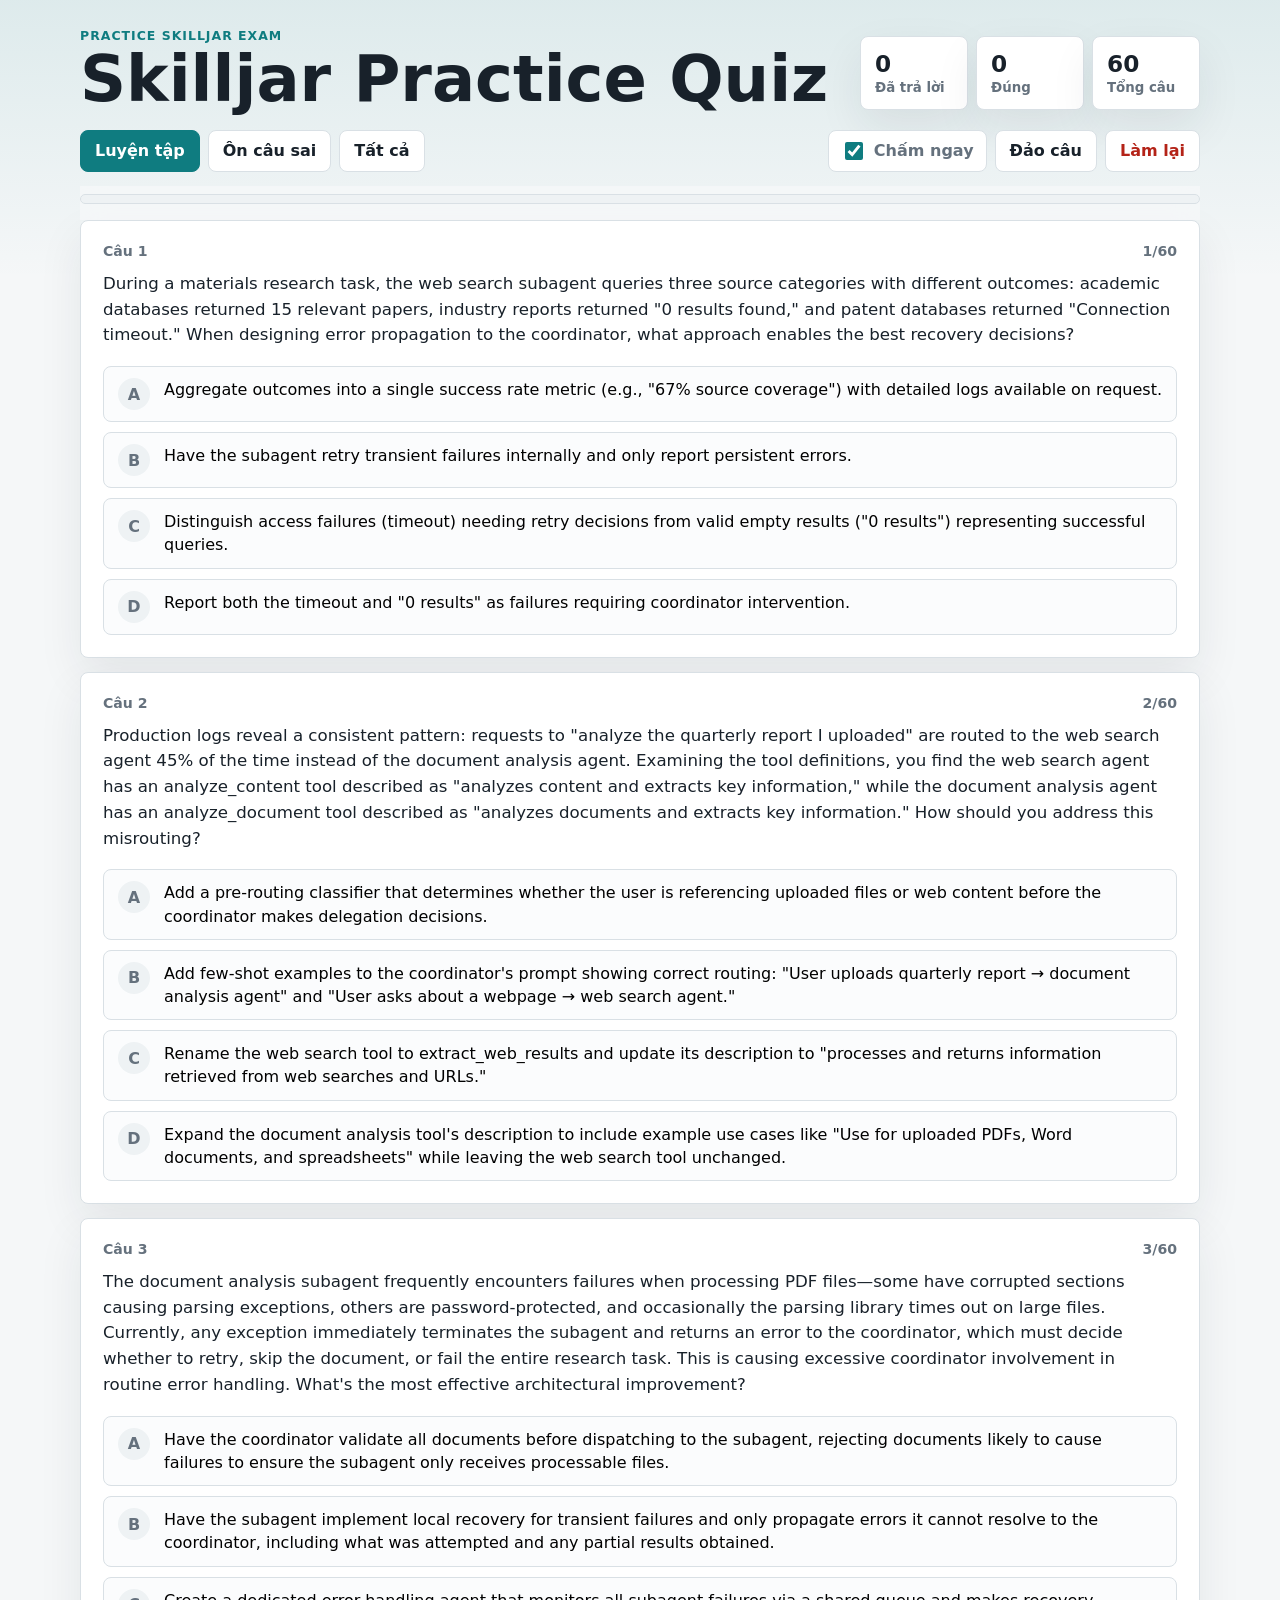
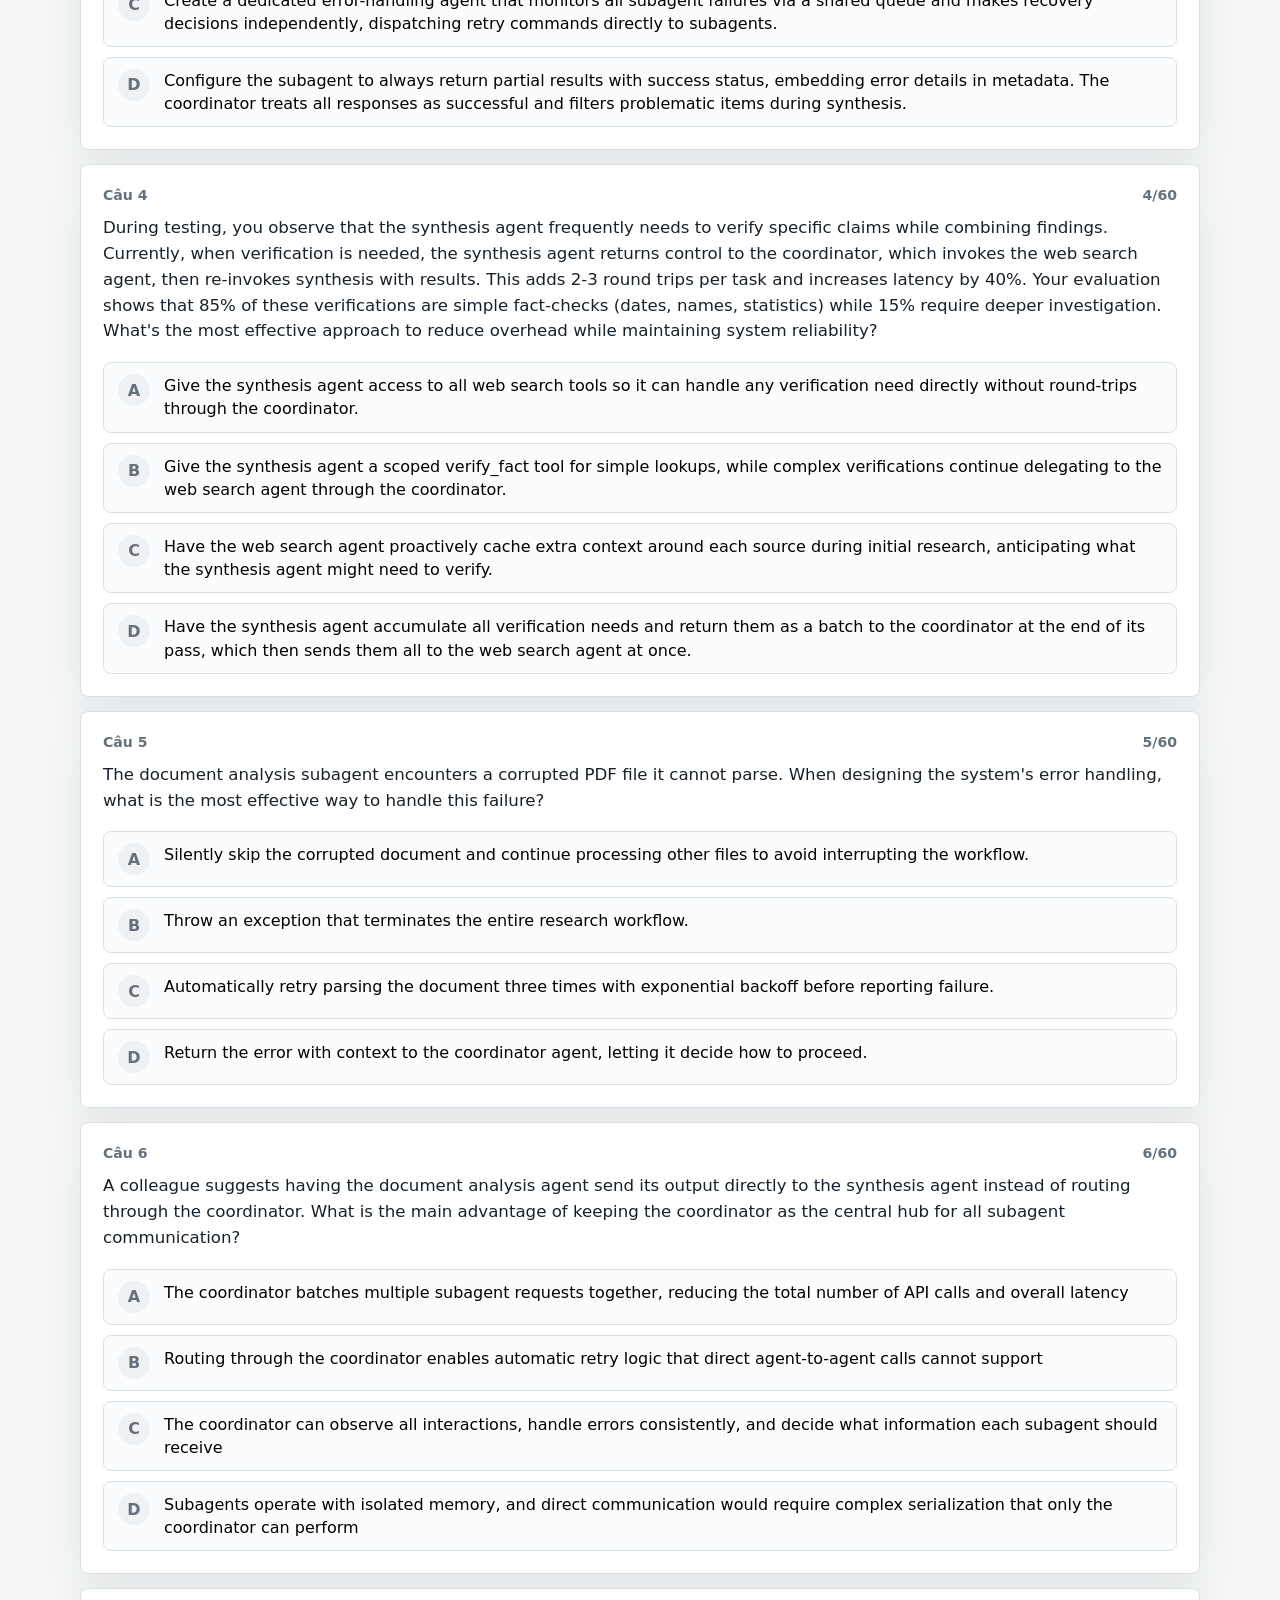
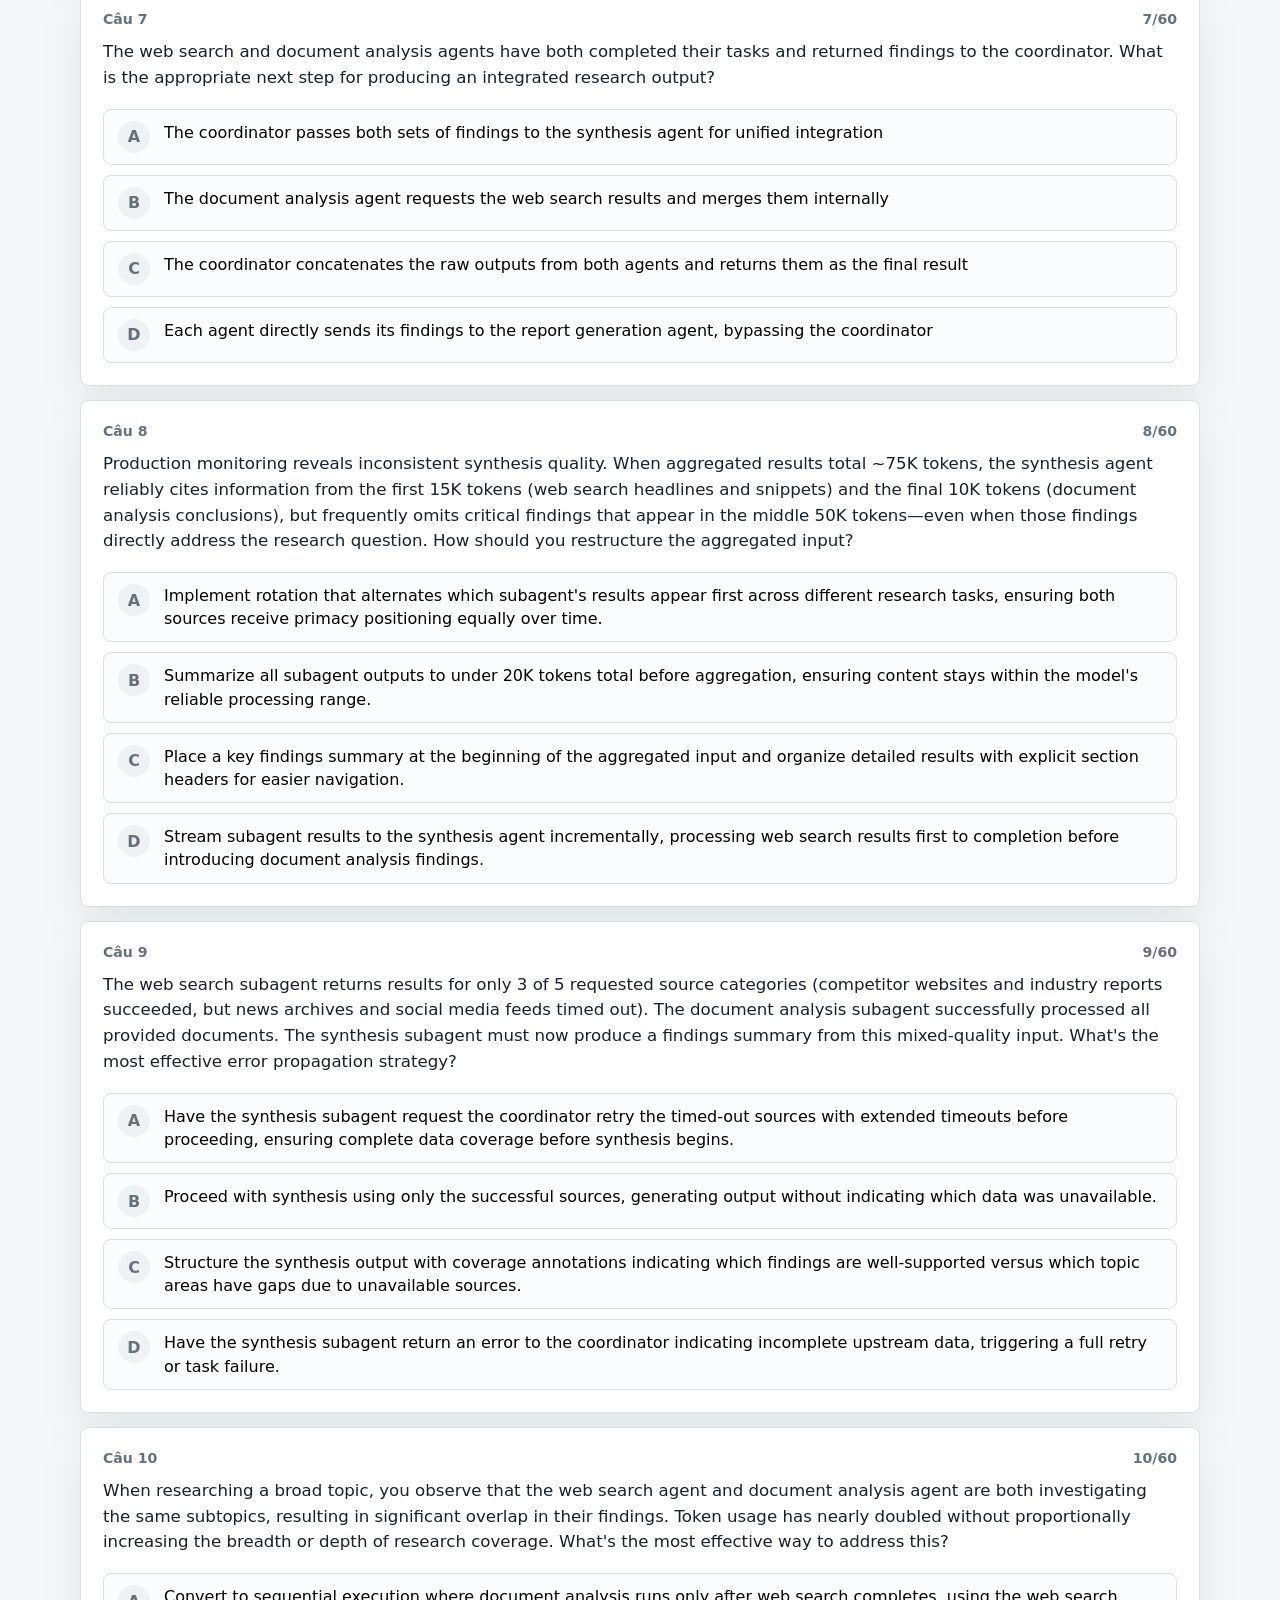
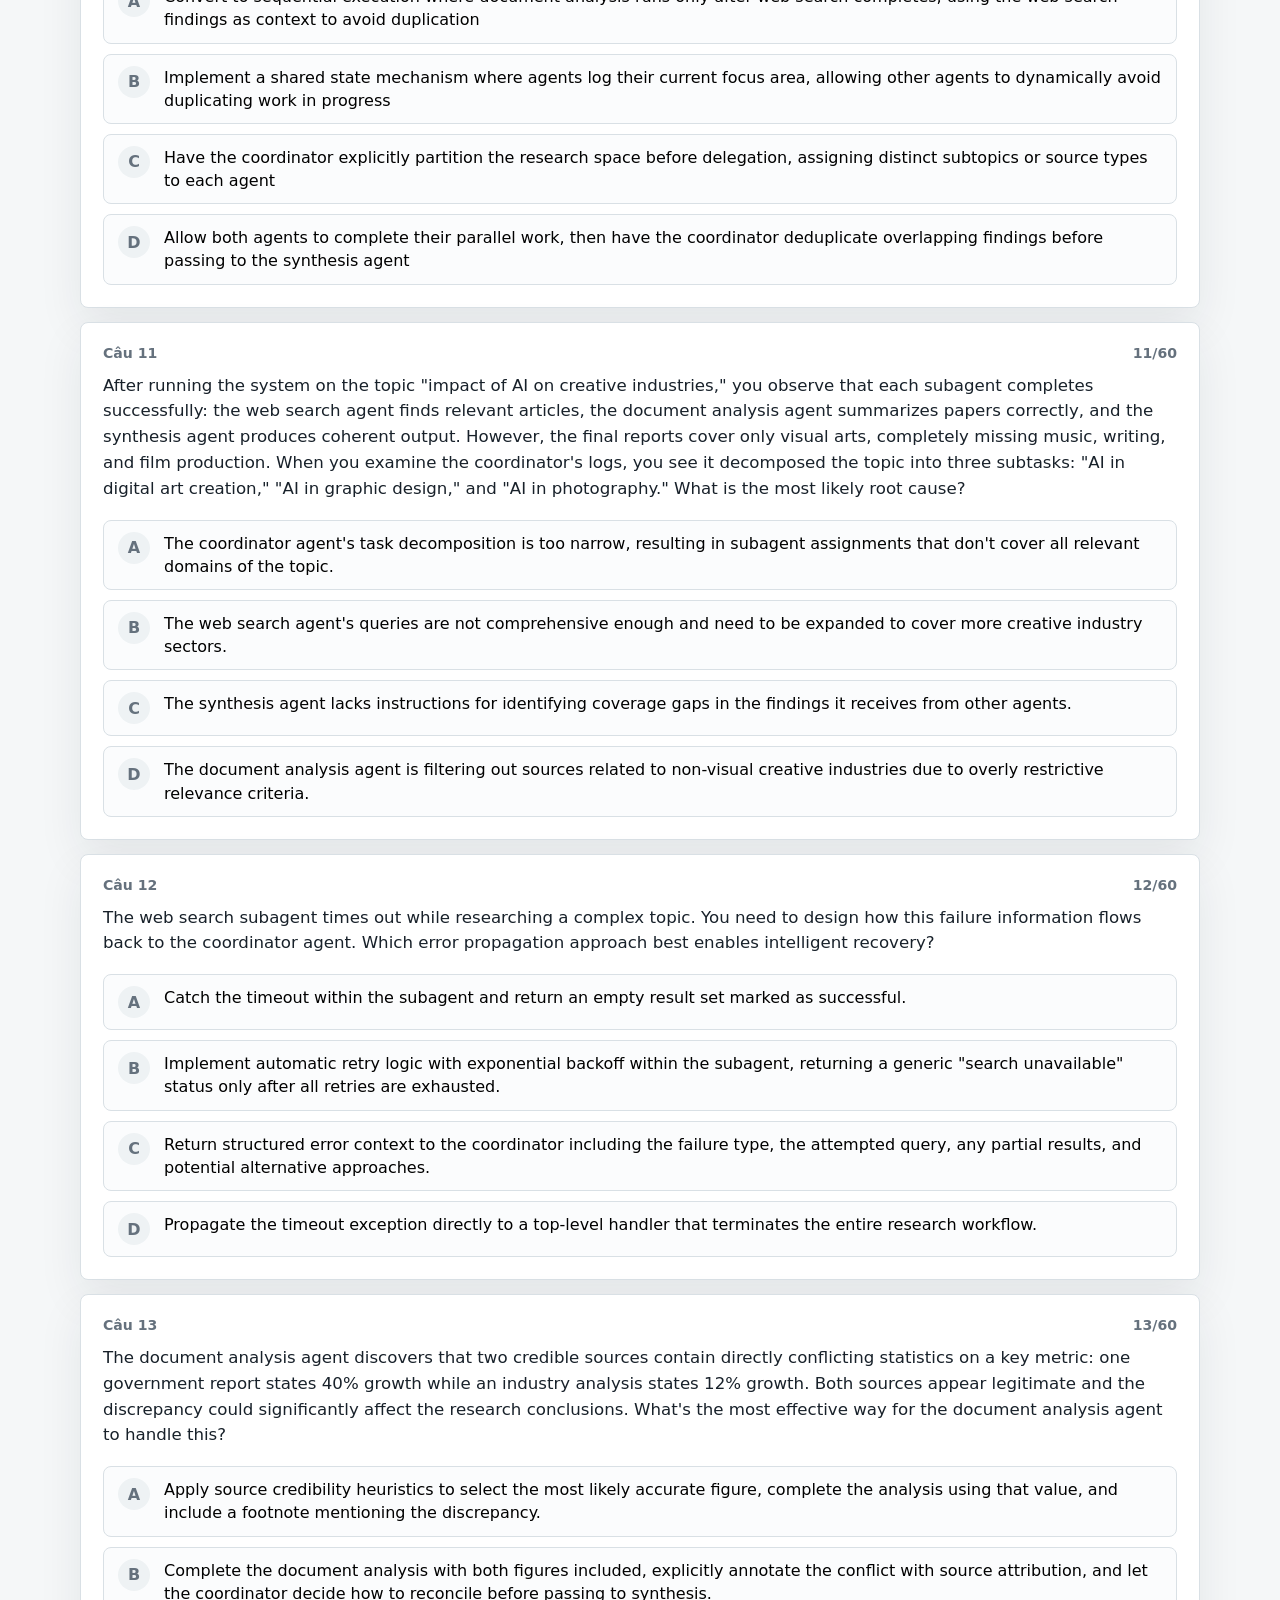
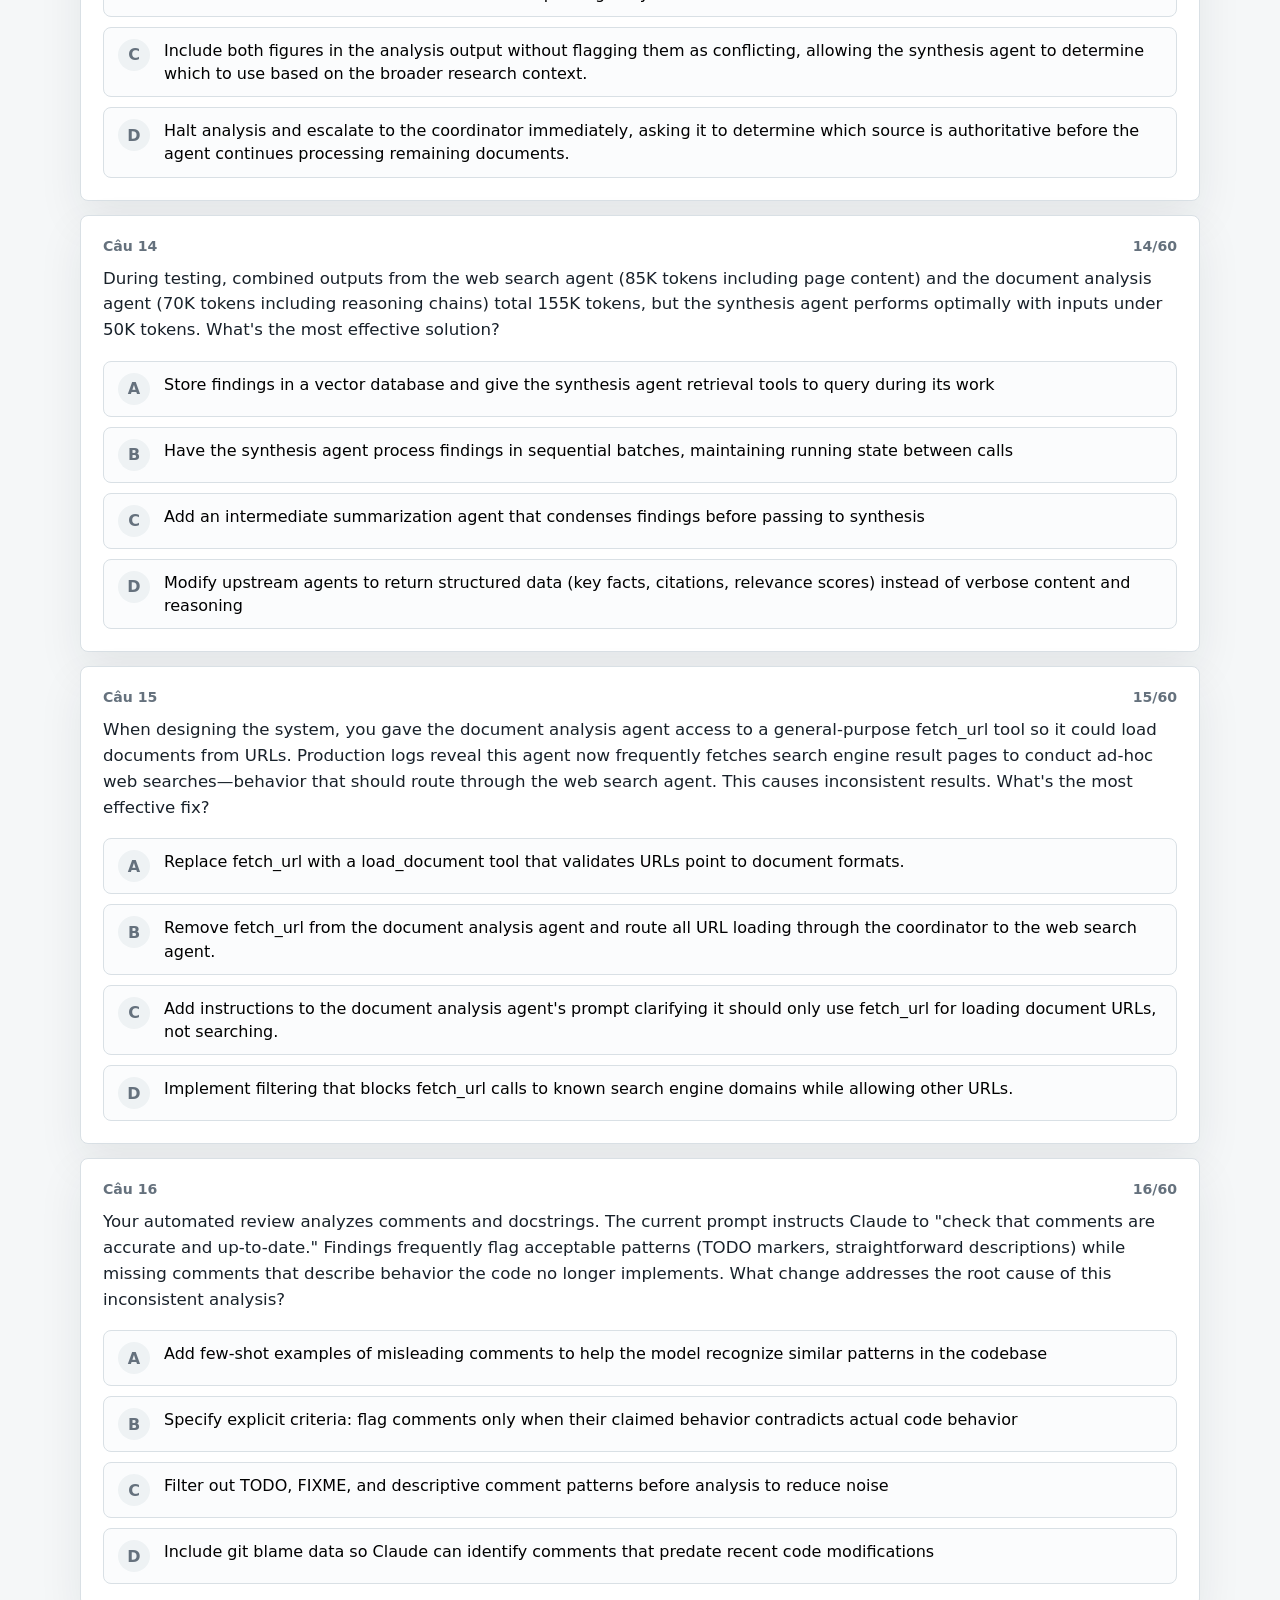
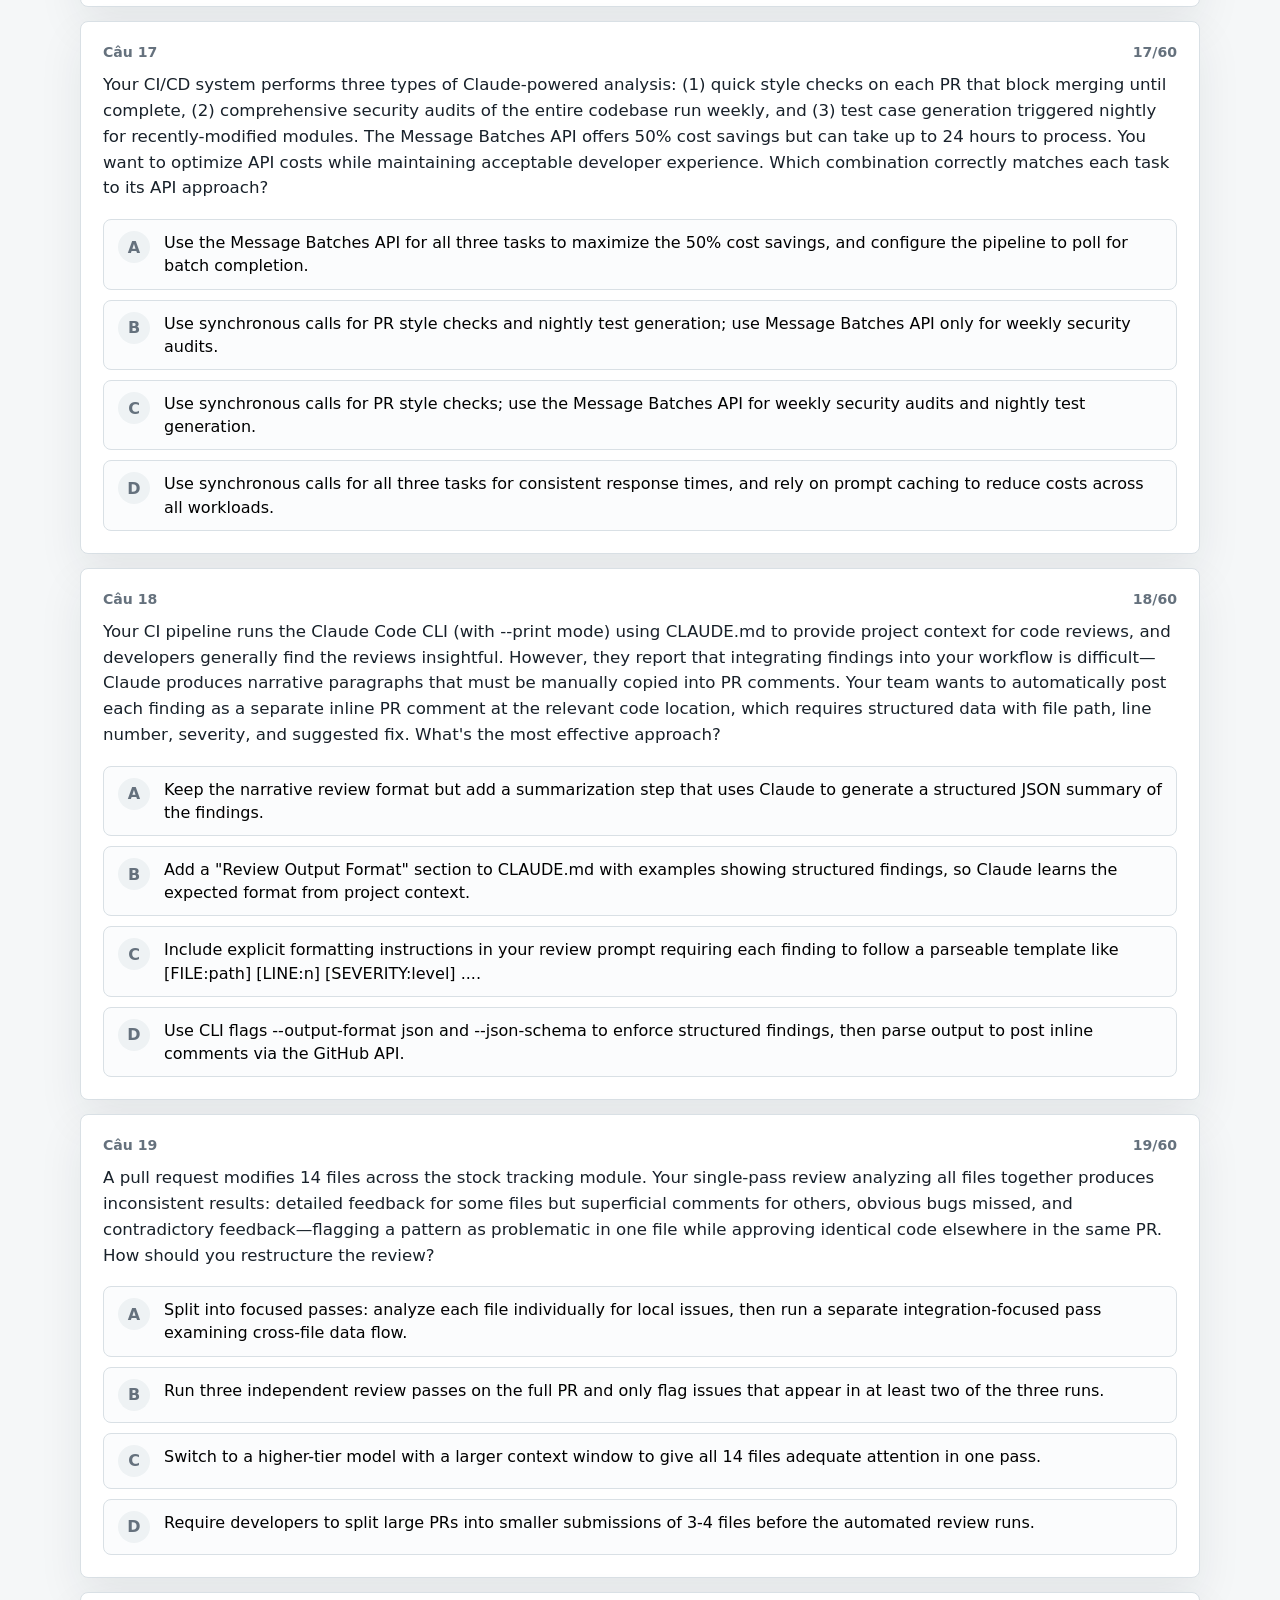
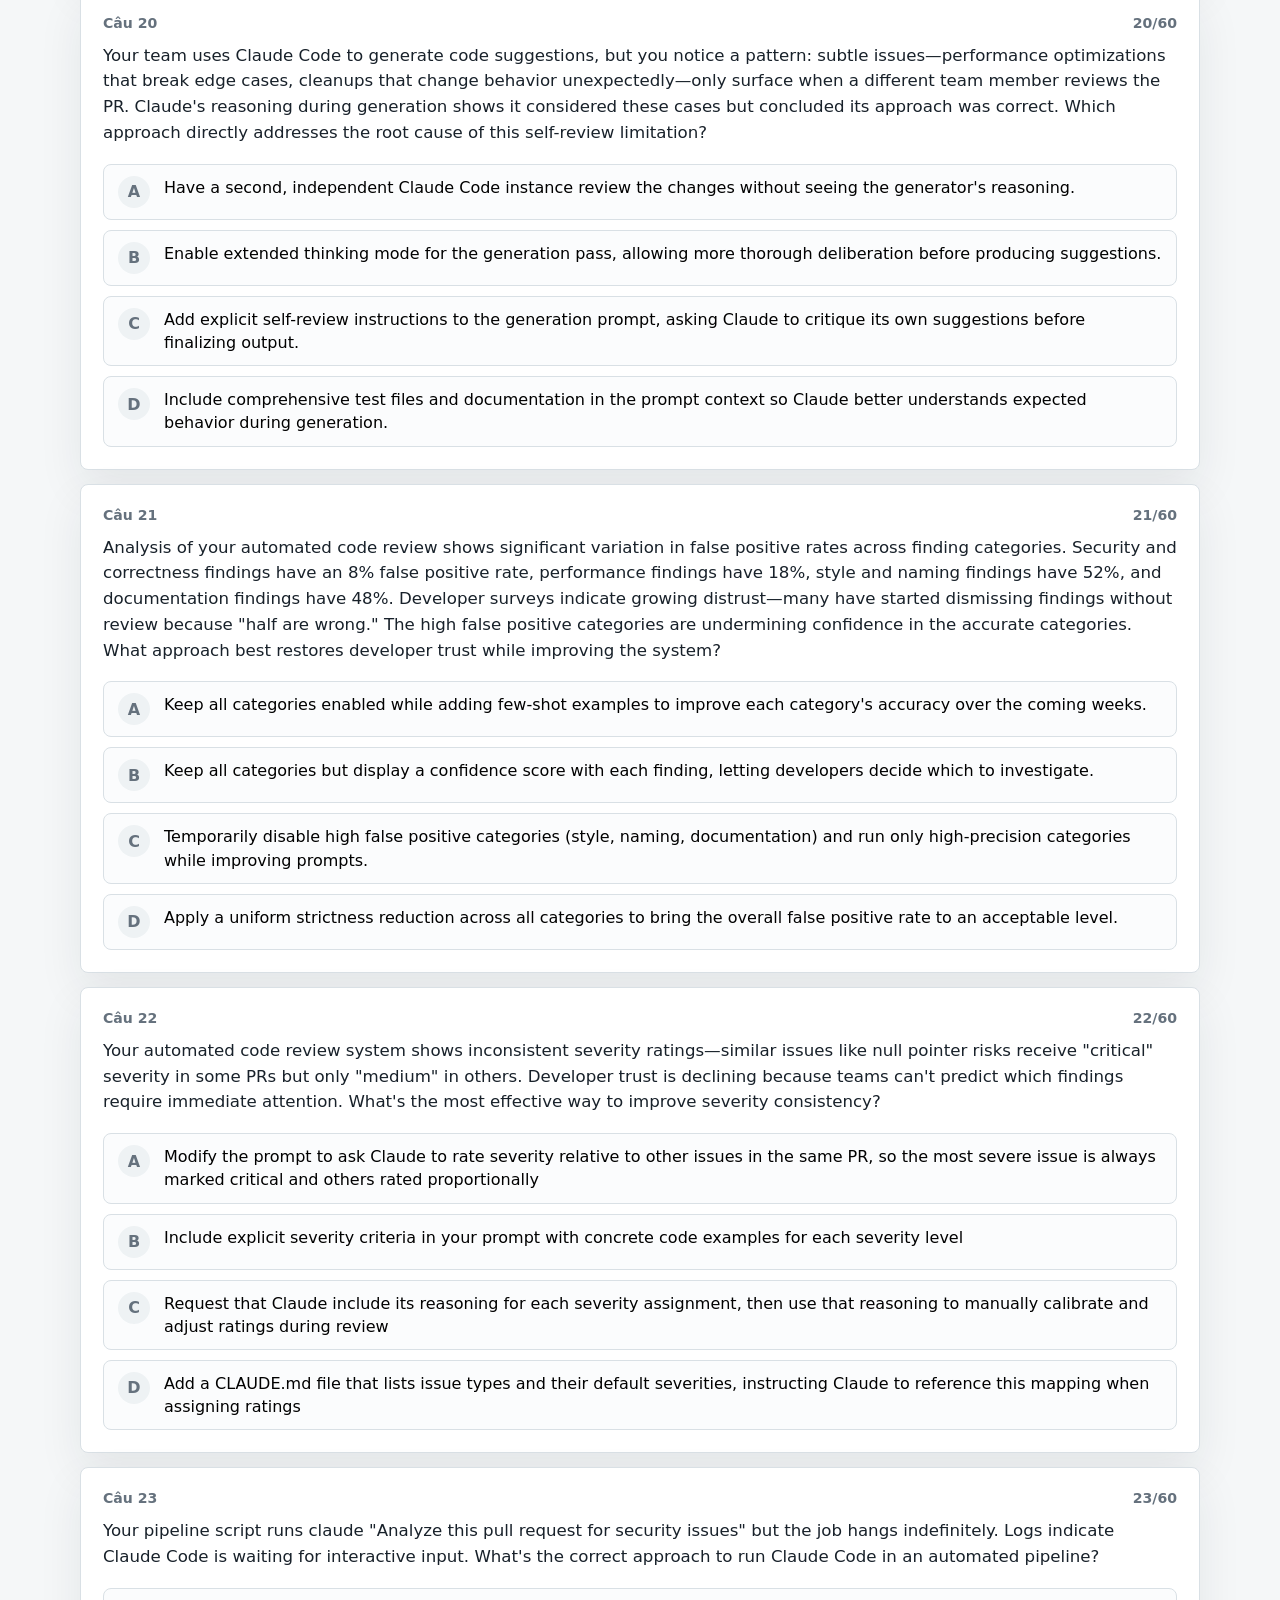
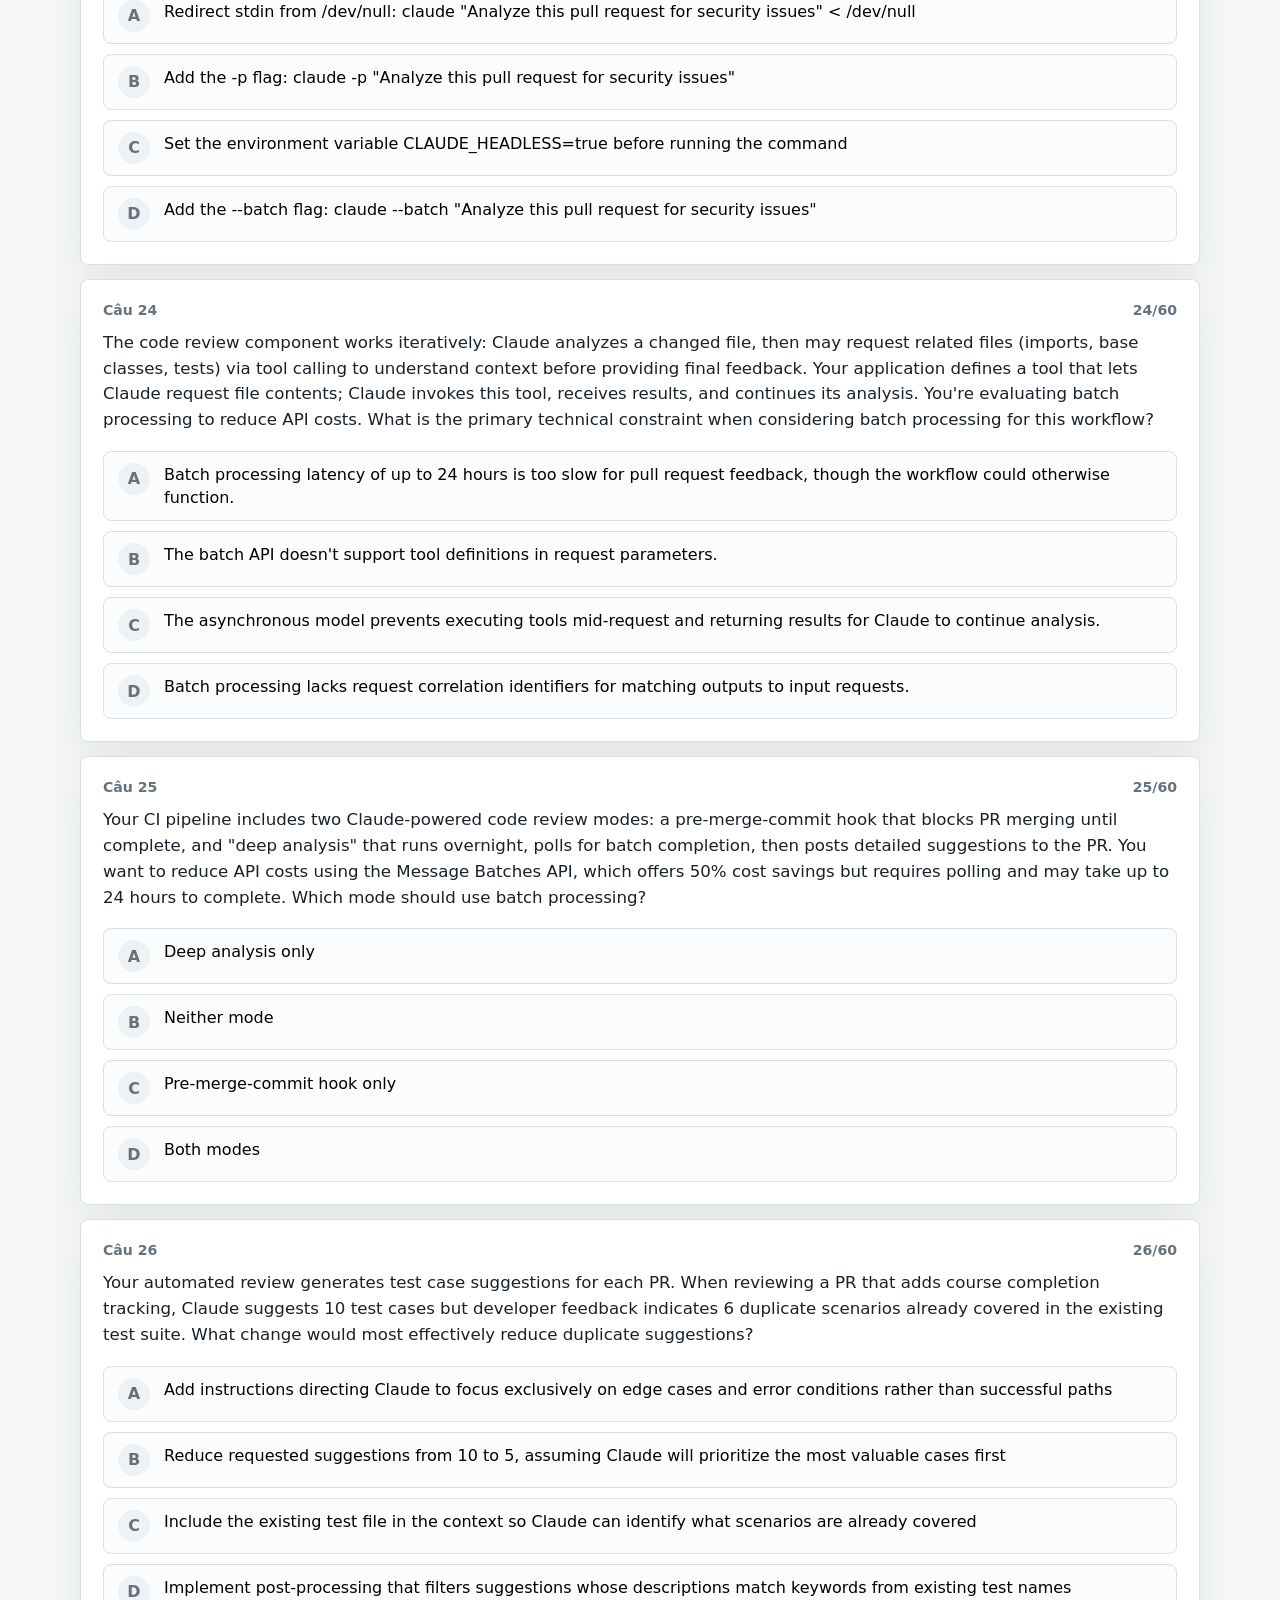
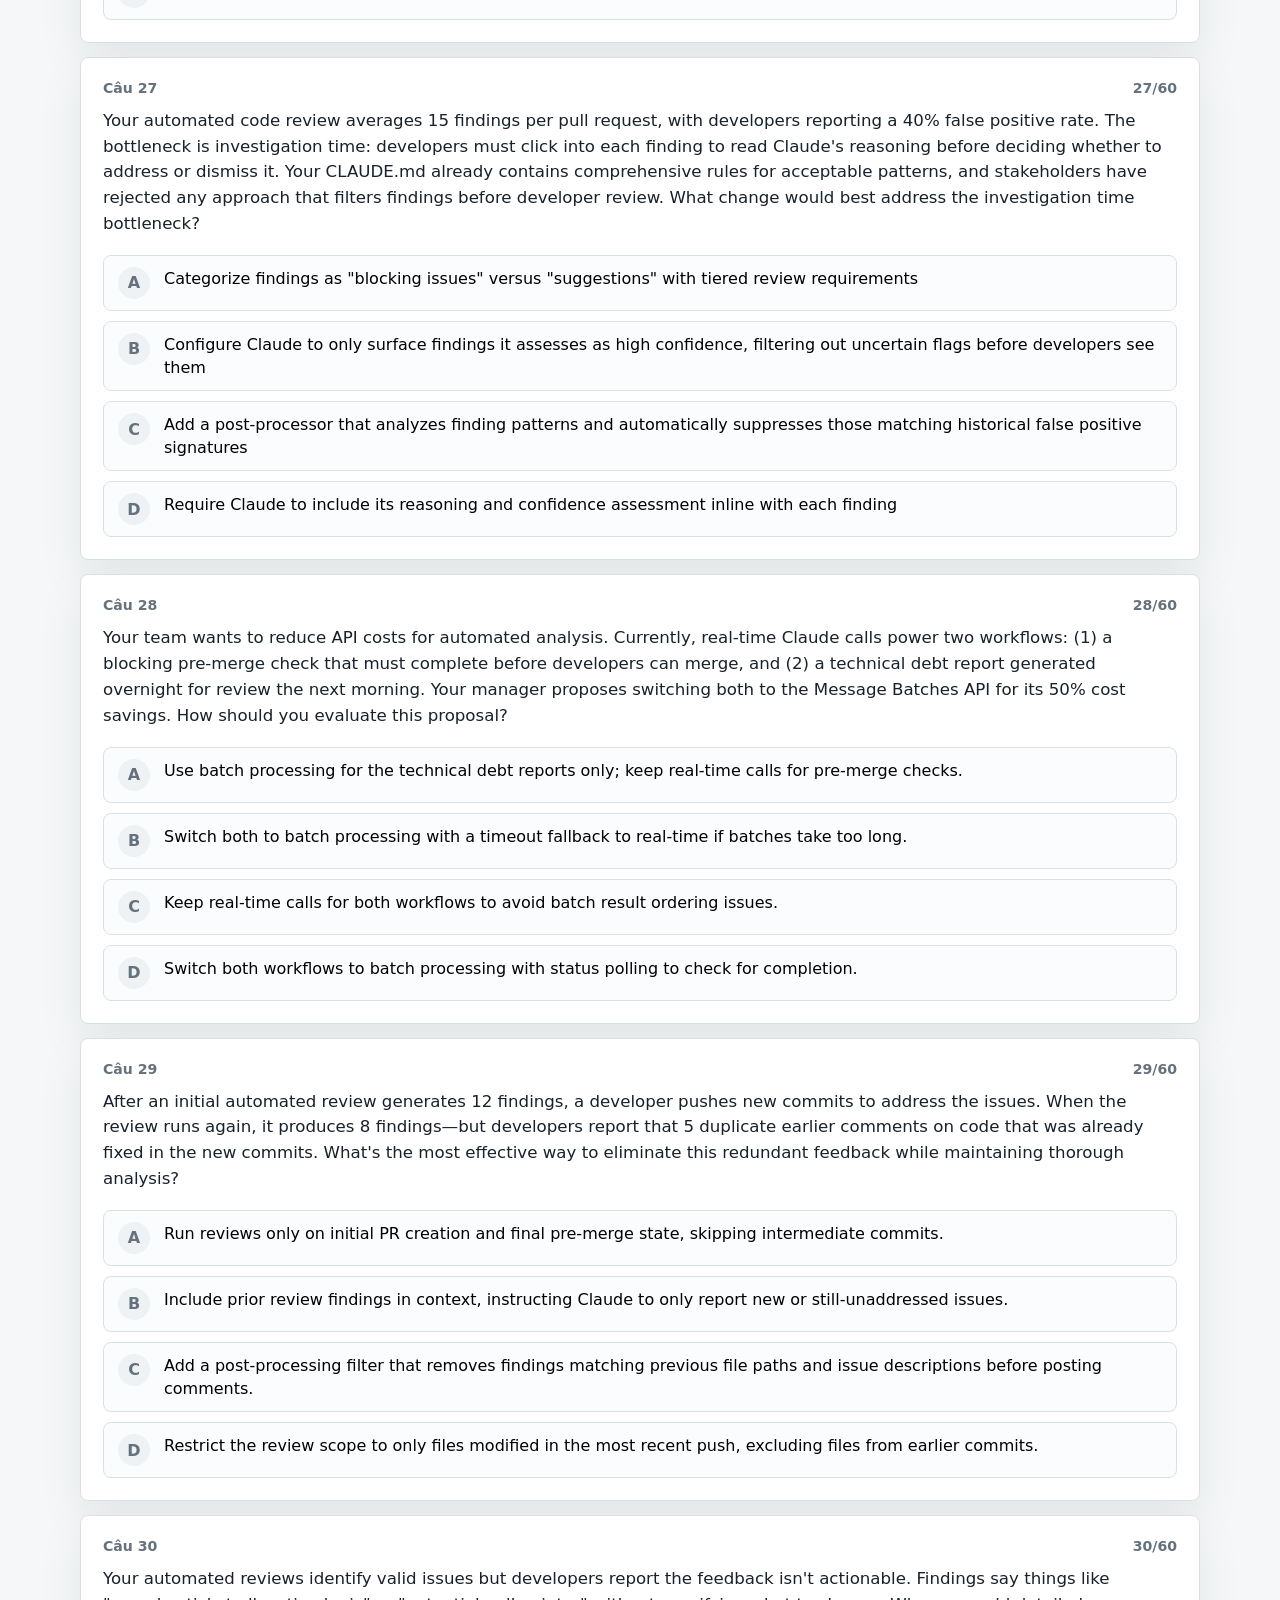
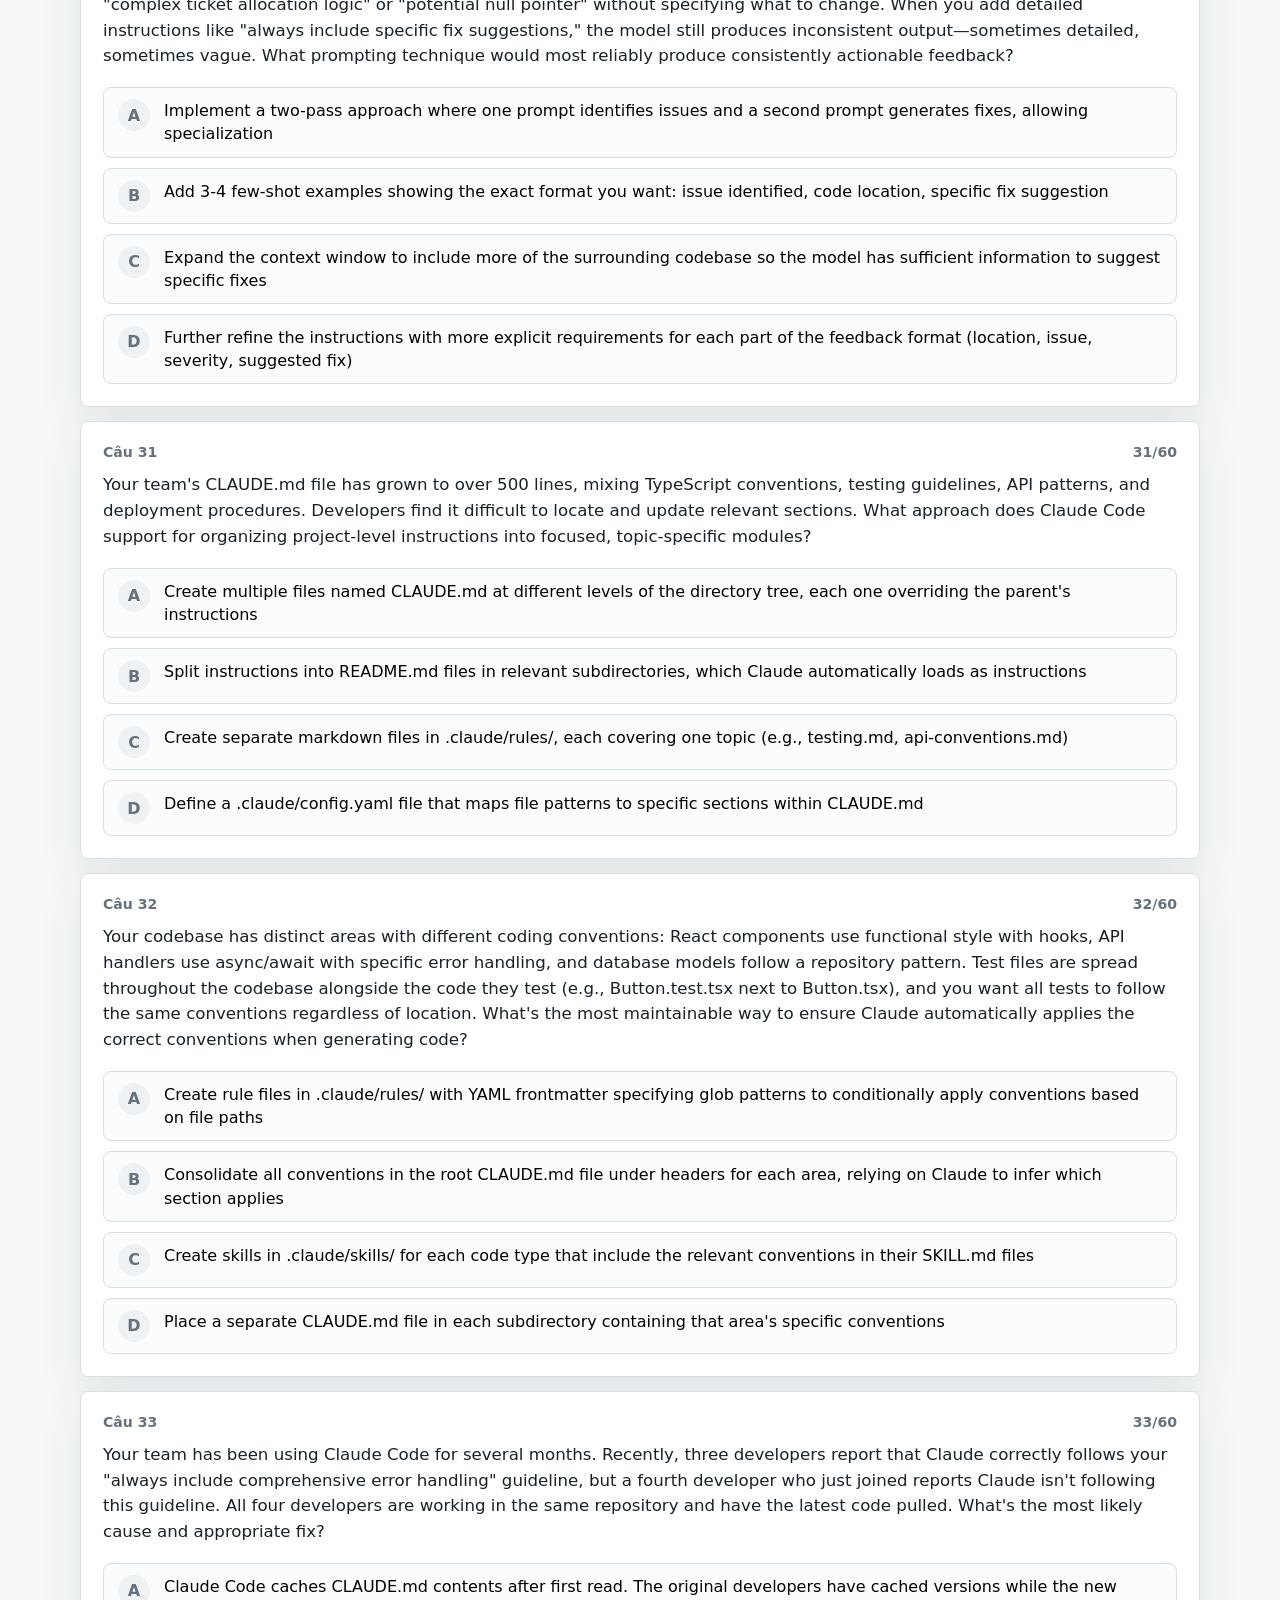
<file: skilljar-quiz-site/index.html>
<!doctype html>
<html lang="vi">
  <head>
    <meta charset="utf-8">
    <meta name="viewport" content="width=device-width, initial-scale=1">
    <title>Skilljar Practice Quiz</title>
    <link rel="stylesheet" href="styles.css">
  </head>
  <body>
    <main class="shell">
      <section class="topbar" aria-label="Quiz overview">
        <div>
          <p class="eyebrow">Practice Skilljar Exam</p>
          <h1>Skilljar Practice Quiz</h1>
        </div>
        <div class="scoreboard" aria-live="polite">
          <div>
            <span id="answeredCount">0</span>
            <small>Đã trả lời</small>
          </div>
          <div>
            <span id="scoreCount">0</span>
            <small>Đúng</small>
          </div>
          <div>
            <span id="totalCount">0</span>
            <small>Tổng câu</small>
          </div>
        </div>
      </section>

      <section class="toolbar" aria-label="Quiz controls">
        <div class="segmented" role="group" aria-label="Chế độ làm bài">
          <button class="segment active" type="button" data-mode="practice">Luyện tập</button>
          <button class="segment" type="button" data-mode="review">Ôn câu sai</button>
          <button class="segment" type="button" data-mode="all">Tất cả</button>
        </div>
        <div class="actions">
          <label class="toggle">
            <input id="instantFeedback" type="checkbox" checked>
            <span>Chấm ngay</span>
          </label>
          <button id="shuffleBtn" class="ghost" type="button">Đảo câu</button>
          <button id="resetBtn" class="danger" type="button">Làm lại</button>
        </div>
      </section>

      <section class="progress-wrap" aria-label="Progress">
        <div class="progress">
          <span id="progressBar"></span>
        </div>
      </section>

      <section id="quiz" class="quiz" aria-live="polite"></section>
    </main>

    <script src="app.js"></script>
  </body>
</html>
</file>
<file: skilljar-quiz-site/styles.css>
:root {
  color-scheme: light;
  --bg: #f5f7f8;
  --panel: #ffffff;
  --ink: #18212a;
  --muted: #65717d;
  --line: #d9e0e5;
  --accent: #0f7c80;
  --accent-soft: #e3f5f4;
  --wrong: #b42318;
  --wrong-soft: #fff0ee;
  --right: #087443;
  --right-soft: #eaf8ef;
  --shadow: 0 18px 45px rgba(25, 36, 48, 0.08);
}

* {
  box-sizing: border-box;
}

body {
  margin: 0;
  min-height: 100vh;
  background:
    linear-gradient(180deg, rgba(15, 124, 128, 0.1), transparent 280px),
    var(--bg);
  color: var(--ink);
  font-family: Inter, ui-sans-serif, system-ui, -apple-system, BlinkMacSystemFont, "Segoe UI", sans-serif;
}

button,
input {
  font: inherit;
}

button {
  cursor: pointer;
}

.shell {
  width: min(1120px, calc(100% - 32px));
  margin: 0 auto;
  padding: 28px 0 48px;
}

.topbar {
  display: flex;
  align-items: end;
  justify-content: space-between;
  gap: 24px;
  margin-bottom: 20px;
}

.eyebrow {
  margin: 0 0 6px;
  color: var(--accent);
  font-size: 0.78rem;
  font-weight: 800;
  letter-spacing: 0.08em;
  text-transform: uppercase;
}

h1 {
  margin: 0;
  font-size: clamp(2rem, 5vw, 4.25rem);
  line-height: 0.95;
  letter-spacing: 0;
}

.scoreboard {
  display: grid;
  grid-template-columns: repeat(3, minmax(86px, 1fr));
  gap: 8px;
  min-width: min(100%, 340px);
}

.scoreboard div {
  background: var(--panel);
  border: 1px solid var(--line);
  border-radius: 8px;
  box-shadow: var(--shadow);
  padding: 13px 14px;
}

.scoreboard span {
  display: block;
  font-size: 1.45rem;
  font-weight: 800;
}

.scoreboard small {
  color: var(--muted);
  font-weight: 700;
}

.toolbar {
  display: flex;
  justify-content: space-between;
  align-items: center;
  gap: 14px;
  margin-bottom: 14px;
}

.segmented,
.actions {
  display: flex;
  align-items: center;
  flex-wrap: wrap;
  gap: 8px;
}

.segment,
.ghost,
.danger {
  min-height: 42px;
  border: 1px solid var(--line);
  border-radius: 8px;
  background: var(--panel);
  color: var(--ink);
  padding: 0 14px;
  font-weight: 750;
}

.segment.active {
  background: var(--accent);
  border-color: var(--accent);
  color: #fff;
}

.danger {
  color: var(--wrong);
}

.toggle {
  display: inline-flex;
  align-items: center;
  gap: 8px;
  min-height: 42px;
  border: 1px solid var(--line);
  border-radius: 8px;
  background: var(--panel);
  padding: 0 12px;
  color: var(--muted);
  font-weight: 750;
}

.toggle input {
  width: 18px;
  height: 18px;
  accent-color: var(--accent);
}

.progress-wrap {
  position: sticky;
  top: 0;
  z-index: 5;
  padding: 8px 0 16px;
  background: rgba(245, 247, 248, 0.86);
  backdrop-filter: blur(12px);
}

.progress {
  height: 10px;
  overflow: hidden;
  border: 1px solid var(--line);
  border-radius: 999px;
  background: #eef2f4;
}

.progress span {
  display: block;
  width: 0%;
  height: 100%;
  border-radius: inherit;
  background: var(--accent);
  transition: width 180ms ease;
}

.quiz {
  display: grid;
  gap: 14px;
}

.question-card {
  background: var(--panel);
  border: 1px solid var(--line);
  border-radius: 8px;
  box-shadow: var(--shadow);
  padding: 22px;
}

.question-meta {
  display: flex;
  justify-content: space-between;
  gap: 12px;
  margin-bottom: 12px;
  color: var(--muted);
  font-size: 0.88rem;
  font-weight: 800;
}

.question-text {
  margin: 0 0 18px;
  font-size: 1.04rem;
  line-height: 1.55;
}

.answers {
  display: grid;
  gap: 10px;
}

.answer {
  display: grid;
  grid-template-columns: 34px 1fr;
  align-items: start;
  gap: 12px;
  width: 100%;
  min-height: 54px;
  border: 1px solid var(--line);
  border-radius: 8px;
  background: #fbfcfd;
  padding: 11px 14px;
  text-align: left;
}

.answer .letter {
  display: grid;
  place-items: center;
  width: 32px;
  height: 32px;
  border-radius: 50%;
  background: #eef2f4;
  color: var(--muted);
  font-weight: 850;
}

.answer .copy {
  line-height: 1.45;
}

.answer.selected {
  border-color: var(--accent);
  background: var(--accent-soft);
}

.answer.correct {
  border-color: rgba(8, 116, 67, 0.45);
  background: var(--right-soft);
}

.answer.correct .letter {
  background: var(--right);
  color: #fff;
}

.answer.incorrect {
  border-color: rgba(180, 35, 24, 0.45);
  background: var(--wrong-soft);
}

.answer.incorrect .letter {
  background: var(--wrong);
  color: #fff;
}

.result-note {
  margin: 14px 0 0;
  color: var(--muted);
  font-weight: 750;
}

.result-note.good {
  color: var(--right);
}

.result-note.bad {
  color: var(--wrong);
}

.empty-state {
  border: 1px dashed var(--line);
  border-radius: 8px;
  background: var(--panel);
  padding: 28px;
  color: var(--muted);
  text-align: center;
  font-weight: 750;
}

@media (max-width: 760px) {
  .shell {
    width: min(100% - 20px, 1120px);
    padding-top: 18px;
  }

  .topbar,
  .toolbar {
    align-items: stretch;
    flex-direction: column;
  }

  .scoreboard {
    min-width: 0;
  }

  .segment,
  .ghost,
  .danger,
  .toggle {
    flex: 1 1 auto;
    justify-content: center;
  }

  .question-card {
    padding: 16px;
  }
}
</file>
